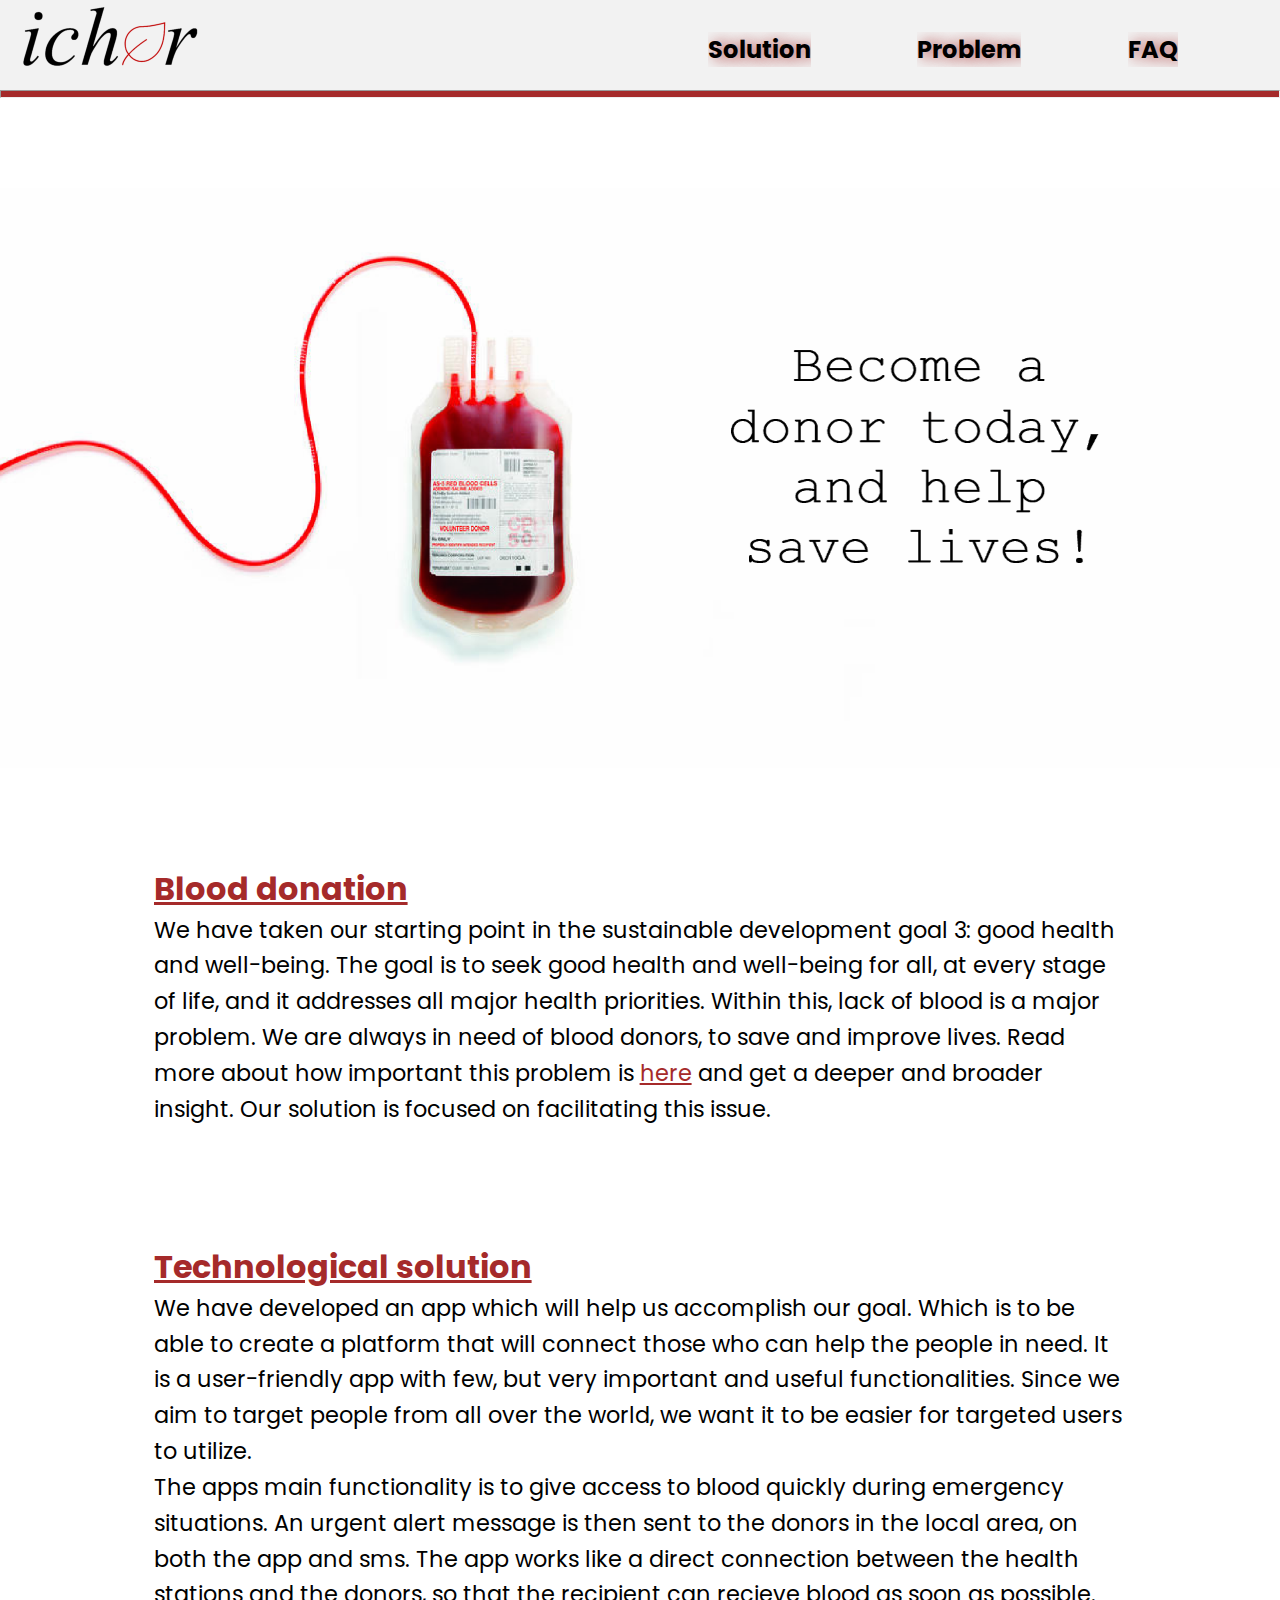
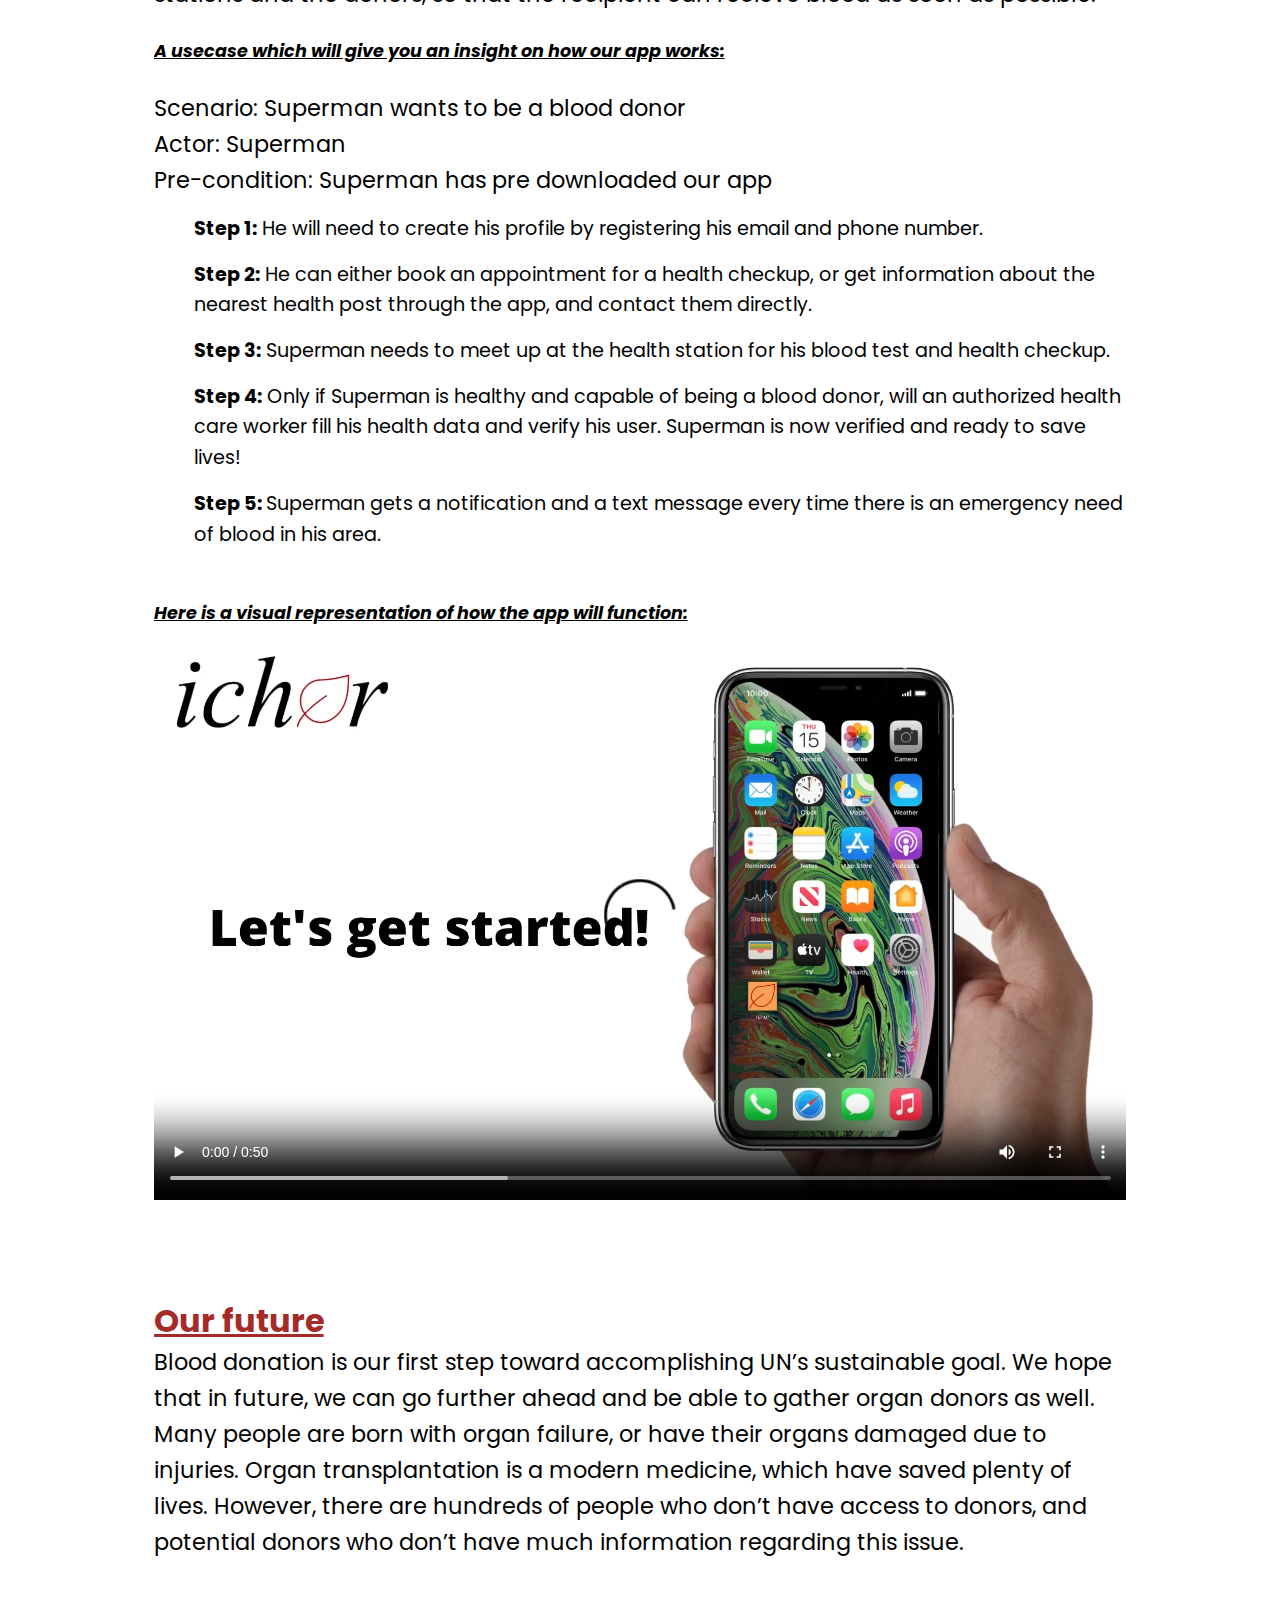
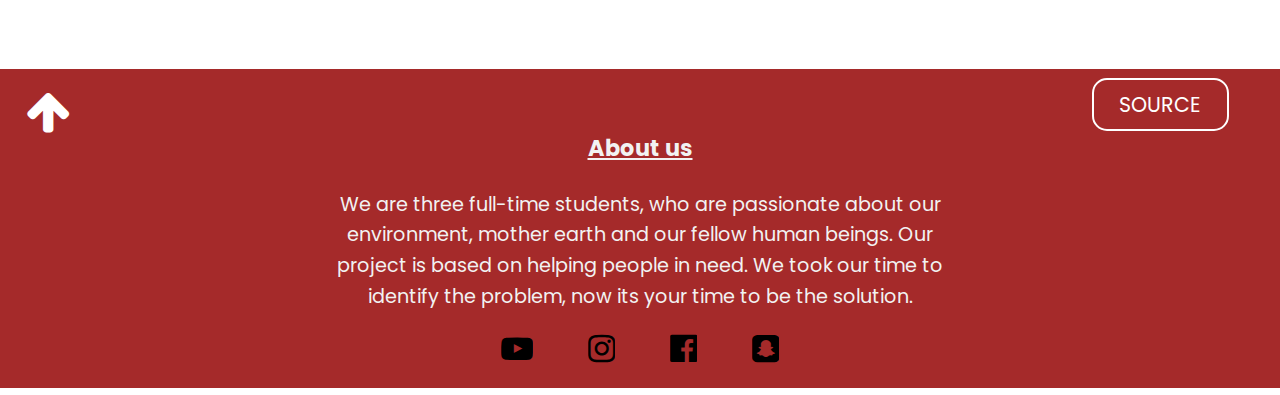
<file: html/index.html>
<!DOCTYPE html>
<html lang="en" dir="ltr">
  <head>
    <meta charset="utf-8">
    <meta name="viewport" content="width=device-width, initial-scale=1.0">
    <link rel="stylesheet" type="text/css" href="../css/style.css">
    <link rel="preconnect" href="https://fonts.googleapis.com">
<link rel="preconnect" href="https://fonts.gstatic.com" crossorigin>
<link href="https://fonts.googleapis.com/css2?family=Poppins:wght@300&display=swap" rel="stylesheet">
    <link rel="stylesheet" href="https://cdnjs.cloudflare.com/ajax/libs/font-awesome/4.7.0/css/font-awesome.min.css">
    <title>ichor</title>
    <link rel="icon" type="image/png" href=../images/favicon.ichor.png>
  </head>
  <body>
    <!--HEADER-->
    <header>
     <!--DESKTOP HEADER START-->
     <div class="desktop">
       <!--LOGO-->

       <!--LOGO END-->

       <!--NAVBAR LINKS START-->
       <nav>
         <div class="logo">
           <a href="index.html">
             <img src="../images/index/ichor.logo1.png" alt="logo">
           </a>
         </div>
         <ul>
           <li> <a href="index.html">Solution</a> </li>
           <li> <a href="problem.html">Problem</a> </li>
           <li> <a href="faq.html">FAQ</a> </li>
         </ul>
       </nav>
       <!--NAVBAR LINKS END-->
     </div>
     <!--DESKTOP HEADER END-->

     <!--MOBILE HEADER START-->
     <div class="mobilhead">
       <!--HAMURGER ICON START-->
       <a href="#main-menu" id="main-menu-toggle" class="menu-toggle" title="hamburgermenu-toogle">
         <span class="fa fa-bars"></span>
       </a>
        <div class="logo">
          <a href="index.html">
            <img src="../images/index/ichor.logo1.png" alt="logo">
          </a>
        </div>

        <nav id="main-menu" class="main-menu" >
          <a href="#main-menu-toggle" id="main-menu-close" class="menu-close" title="close-icon">
            <span class="fa fa-close"></span>
          </a>
          <div class="logo">
            <a href="index.html">
              <img src="../images/index/ichor.logo1.png" alt="logo">
            </a>
          </div>
          <ul>
            <li> <a href="index.html">Solution</a> </li>
            <li> <a href="problem.html">Problem</a> </li>
            <li> <a href="faq.html">FAQ</a> </li>
            <li class="close">
              <a href="#main-menu-toggle" class="backdrop" tabindex="0">
                <button type="button" name="button" tabindex="-1">Close</button> </a>
            </li>
         </ul>
       </nav>
       <hr>
       <a href="#main-menu-toggle" class="backdrop" tabindex="-1" title="backdrop"></a>
       <!--HAMRBURGER ICON END-->
    </div>
    <!--MOBILE HEADER END-->
  </header>
  <!-- END HEADER -->
<hr>
<div class="showcase">
    <img src="../images/index/bloood.png" alt="Showcase picture of a bloodbag
                with our slogan: Become a donor today, and help save lives!">
</div>

<div class="body">
<h1>
Blood donation
</h1>
<p>
We have taken our starting point in the sustainable development goal 3:
good health and well-being. The goal is to seek good health and well-being
for all, at every stage of life, and it addresses all major health priorities.
Within this, lack of blood is a major problem. We are always in need of blood
donors, to save and improve lives. Read more about how important this
problem is <a href="problem.html" title="Problem"> here</a>
and get a deeper and broader insight. Our solution is focused on facilitating this issue.
</p>

<br>

<h1 id="solution">
Technological solution
</h1>

<p>
We have developed an app which will help us accomplish our goal. Which is to
be able to create a platform that will connect those who can help the people
in need. It is a user-friendly app with few, but very important and useful
functionalities. Since we aim to target people from all over the world, we
want it to be easier for targeted users to utilize.

<br>
The apps main functionality is to give access to blood quickly during emergency
situations. An urgent alert message is then sent to the donors in the local
area, on both the app and sms.  The app works like a direct connection between
the health stations and the donors, so that the recipient can recieve blood as
soon as possible.
</p>
<br>
<h3>
A usecase which will give you an insight on how our app works:
</h3>
<p>Scenario: Superman wants to be a blood donor <br>
Actor: Superman <br>
Pre-condition: Superman has pre downloaded our app
</p>
<ul>
  <li>
    <strong>Step 1:</strong> He will need to create his profile by registering his email and phone number.
  </li>
  <li>
  <strong>Step 2:</strong> He can either book an appointment for a health checkup, or get
  information about the nearest health post through the app, and contact them directly.
  </li>
  <li>
    <strong>Step 3:</strong> Superman needs to meet up at the health station for his blood test and health checkup.
  </li>
  <li>
    <strong>Step 4:</strong> Only if Superman is healthy and capable of being a blood donor,
    will an authorized health care worker fill his health data and verify his user.
     Superman is now verified and ready to save lives!
  </li>
  <li>
    <strong>Step 5: </strong>Superman gets a notification and a text message every time there is an emergency need of blood in his area.
  </li>
</ul>
<br>
<br>
<h3>Here is a visual representation of how the app will function:</h3>
<video controls>
    <source src="../images/index/appvideo.mp4" type="video/mp4" alt="Video that visually represents our application">
</video>

<h1>Our future </h2>
<p>Blood donation is our first step toward accomplishing UN’s sustainable goal.
  We hope that in future, we can go further ahead and be able to gather organ
  donors as well. Many people are born with organ failure, or have their organs
  damaged due to injuries. Organ transplantation is a modern medicine, which
  have saved plenty of lives. However, there are hundreds of people who don’t
  have access to donors, and potential donors who don’t have much information
  regarding this issue. </p>
</div>

    <!---FOOTER----->
    <footer>
      <div class="foottop">
        <!--ARROW-->
        <div class="arrow">
          <a  href="#" title="back to top arrow"><i class="fa fa-arrow-up" alt="Back to the top arrow icon pointing upwards" aria-hidden="true"></i></a>
        </div>
        <!--END ARROW-->

        <!--SOURCE-->
        <div class="footlink">
          <a href="sources.html" alt="Source button to acsess all the sources used
          on the website" title="source">
            <button>SOURCE</button>
          </a>
        </div>
        <!--END SOURCE-->

    </div>


    <!--ABOUT US-->
      <div class="about">
        <h3>About us</h3>
        <br>
        <p>We are three full-time students, who are passionate about our
          environment, mother earth and our fellow human beings. Our project
           is based on helping people in need. We took our time to identify
           the problem, now its your time to be the solution. </p>
      </div>
      <!--END ABOUT US-->
        <!--SOCIAL MEDIA ICONS-->
        <div class="smicons">
          <a href="https://www.youtube.com" target="_blank" title="youtube">
            <i class="fa fa-youtube-play" alt="black youtube logo icon"
               aria-hidden="true"></i></a>
          <a href="https://www.instagram.com" target="_blank" title="instagram">
            <i class="fa fa-instagram" alt="black instagram logo icon"
                aria-hidden="true"></i></a>
          <a href="https://www.facebook.com" target="_blank" title="facebook">
            <i class="fa fa-facebook-official" alt="black facebook logo icon"
                aria-hidden="true"></i></a>
          <a href="https://www.snapchat.com" target="_blank" title="snapchat">
            <i class="fa fa-snapchat-square" alt="black snapchat logo icon"
              aria-hidden="true"></i></a>
        </div>
        <!--END SOCIAL MEDIA ICONS-->
      </footer>
      <!---END FOOTER----->
  </body>
</html>
</file>
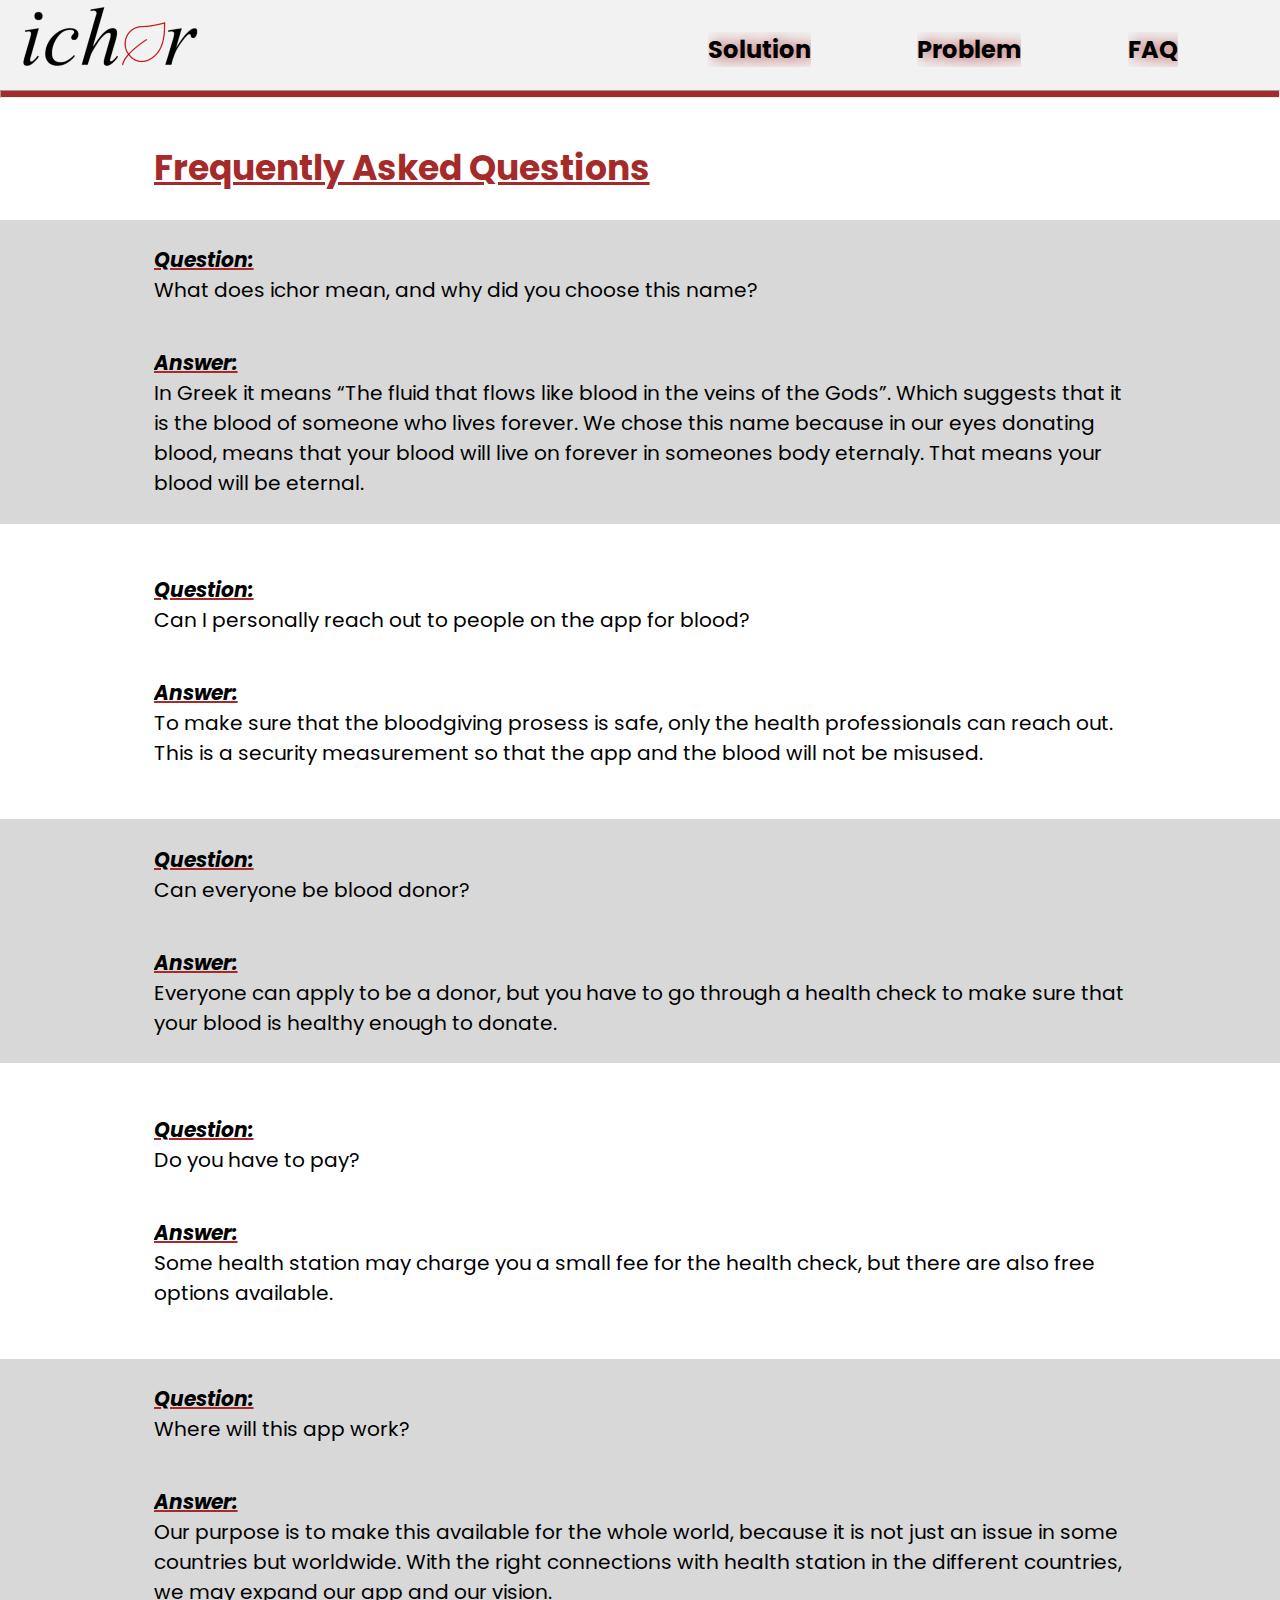
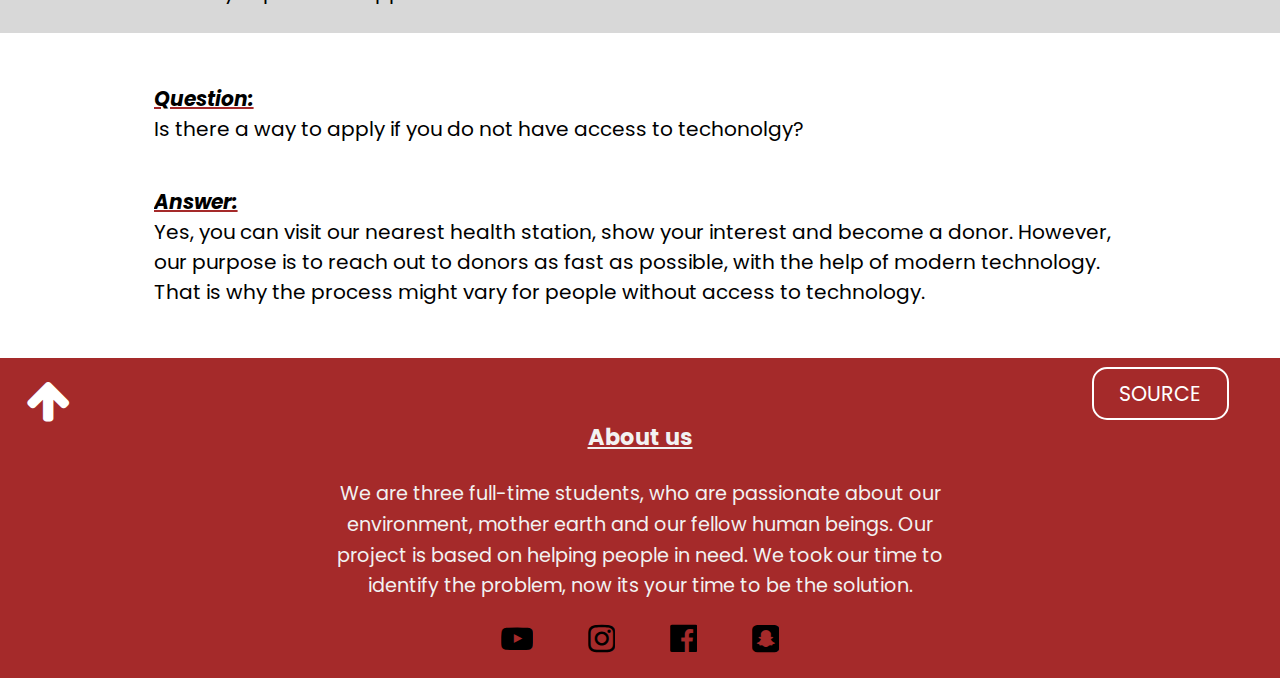
<file: html/faq.html>
<!DOCTYPE html>
<html lang="en" dir="ltr">
  <head>
    <meta charset="utf-8">
    <meta name="viewport" content="width=device-width, initial-scale=1.0">
    <link rel="stylesheet" type="text/css" href="../css/faq.css">
    <link rel="preconnect" href="https://fonts.googleapis.com">
    <link rel="preconnect" href="https://fonts.gstatic.com" crossorigin>
    <link href="https://fonts.googleapis.com/css2?family=Poppins:wght@300&display=swap" rel="stylesheet">
    <link rel="stylesheet" href="https://cdnjs.cloudflare.com/ajax/libs/font-awesome/4.7.0/css/font-awesome.min.css">
    <title>Frequently Asked Questions</title>
    <link rel="icon" type="image/png" href=../images/favicon.ichor.png>
  </head>
  <body>
    <!--HEADER-->
    <header>
     <!--DESKTOP HEADER START-->
     <div class="desktop">
       <!--NAVBAR LINKS START-->
       <nav>
         <!--LOGO-->
         <div class="logo">
           <a href="index.html">
             <img src="../images/index/ichor.logo1.png" alt="logo">
           </a>
         </div>
         <!--LOGO END-->
         <ul>
           <li> <a href="index.html">Solution</a> </li>
           <li> <a href="problem.html">Problem</a> </li>
           <li> <a href="faq.html">FAQ</a> </li>
         </ul>
       </nav>
       <!--NAVBAR LINKS END-->
     </div>
     <!--DESKTOP HEADER END-->

     <!--MOBILE HEADER START-->
     <div class="mobilhead">
       <!--HAMURGER ICON START-->
       <a href="#main-menu" id="main-menu-toggle" class="menu-toggle" title="hamburgermenu-toogle">
         <span class="fa fa-bars"></span>
       </a>
        <div class="logo">
          <a href="index.html">
            <img src="../images/index/ichor.logo1.png" alt="logo">
          </a>
        </div>

        <nav id="main-menu" class="main-menu" >
          <a href="#main-menu-toggle" id="main-menu-close" class="menu-close" title="close-icon">
            <span class="fa fa-close"></span>
          </a>
          <div class="logo">
            <a href="index.html">
              <img src="../images/index/ichor.logo1.png" alt="logo">
            </a>
          </div>
          <ul>
            <li> <a href="index.html">Solution</a> </li>
            <li> <a href="problem.html">Problem</a> </li>
            <li> <a href="faq.html">FAQ</a> </li>
            <li class="close">
              <a href="#main-menu-toggle" class="backdrop" tabindex="0">
                <button type="button" name="button" tabindex="-1">Close</button> </a>
            </li>
         </ul>
       </nav>
       <hr>
       <a href="#main-menu-toggle" class="backdrop" tabindex="-1" title="backdrop"></a>
       <!--HAMRBURGER ICON END-->
    </div>
    <!--MOBILE HEADER END-->
  </header>
  <!-- END HEADER -->
<hr>

  <!--CONTENT START-->
    <div class="content">
      <h1>Frequently Asked Questions</h1>
      <ul class="list1">
        <li><em><b>Question: </b></em><br>What does ichor mean, and why did you choose this name?</li>
        <br>
        <li><em><b>Answer: </b></em><br>In Greek it means “The fluid that flows like blood in the veins of the Gods”.
          Which suggests that it is the blood of someone who lives forever. We chose this name because in our eyes donating blood,
          means that your blood will live on forever in someones body eternaly. That means your blood will be eternal.</li>
      </ul>

      <ul class="list2">
        <li><em><b>Question: </b></em><br>Can I personally reach out to people on the app for blood?</li>
        <br>
        <li><em><b>Answer: </b></em><br>To make sure that the bloodgiving prosess is safe, only the health professionals can reach out.
          This is a security measurement so that the app and the blood will not be misused. </li>
      </ul>

      <ul class="list1">
        <li><em><b>Question: </b></em><br>Can everyone be blood donor?</li>
        <br>
        <li><em><b>Answer: </b></em><br>Everyone can apply to be a donor, but you have to go through a health check to make sure that your blood is healthy enough to donate.</li>
      </ul>

      <ul class="list2">
        <li><em><b>Question: </b></em><br>Do you have to pay?</li>
        <br>
        <li><em><b>Answer: </b></em><br>Some health station may charge you a small fee for the health check, but there are also free options available.</li>
      </ul>

      <ul class="list1">
        <li><em><b>Question: </b></em><br>Where will this app work?</li>
        <br>
        <li><em><b>Answer: </b></em><br>Our purpose is to make this available for the whole world, because it is not just an issue in some countries but worldwide.
          With the right connections with health station in the different countries, we may expand our app and our vision.</li>
      </ul>

      <ul class="list2">
        <li><em><b>Question: </b></em><br>Is there a way to apply if you do not have access to techonolgy?</li>
        <br>
        <li><em><b>Answer: </b></em><br>Yes, you can visit our nearest health station, show your interest and become a donor. However, our purpose is to reach out
          to donors as fast as possible, with the help of modern technology. That is why the process might vary for people without access to technology.</li>
      </ul>
    </div>
    <!--CONTENT END-->


    <!---FOOTER----->
    <footer>
      <div class="foottop">
        <!--ARROW-->
        <div class="arrow">
          <a  href="#" title="back to top arrow"><i class="fa fa-arrow-up" alt="Back to the top arrow icon pointing upwards" aria-hidden="true"></i></a>
        </div>
        <!--END ARROW-->

        <!--SOURCE-->
        <div class="footlink">
          <a href="sources.html" alt="Source button to acsess all the sources used
          on the website" title="source">
            <button>SOURCE</button>
          </a>
        </div>
        <!--END SOURCE-->

    </div>


    <!--ABOUT US-->
      <div class="about">
        <h3>About us</h3>
        <br>
        <p>We are three full-time students, who are passionate about our
          environment, mother earth and our fellow human beings. Our project
           is based on helping people in need. We took our time to identify
           the problem, now its your time to be the solution. </p>
      </div>
      <!--END ABOUT US-->
        <!--SOCIAL MEDIA ICONS-->
        <div class="smicons">
          <a href="https://www.youtube.com" target="_blank" title="youtube">
            <i class="fa fa-youtube-play" alt="black youtube logo icon"
               aria-hidden="true"></i></a>
          <a href="https://www.instagram.com" target="_blank" title="instagram">
            <i class="fa fa-instagram" alt="black instagram logo icon"
                aria-hidden="true"></i></a>
          <a href="https://www.facebook.com" target="_blank" title="facebook">
            <i class="fa fa-facebook-official" alt="black facebook logo icon"
                aria-hidden="true"></i></a>
          <a href="https://www.snapchat.com" target="_blank" title="snapchat">
            <i class="fa fa-snapchat-square" alt="black snapchat logo icon"
              aria-hidden="true"></i></a>
        </div>
        <!--END SOCIAL MEDIA ICONS-->
      </footer>
      <!---END FOOTER----->
  </body>
</html>
</file>
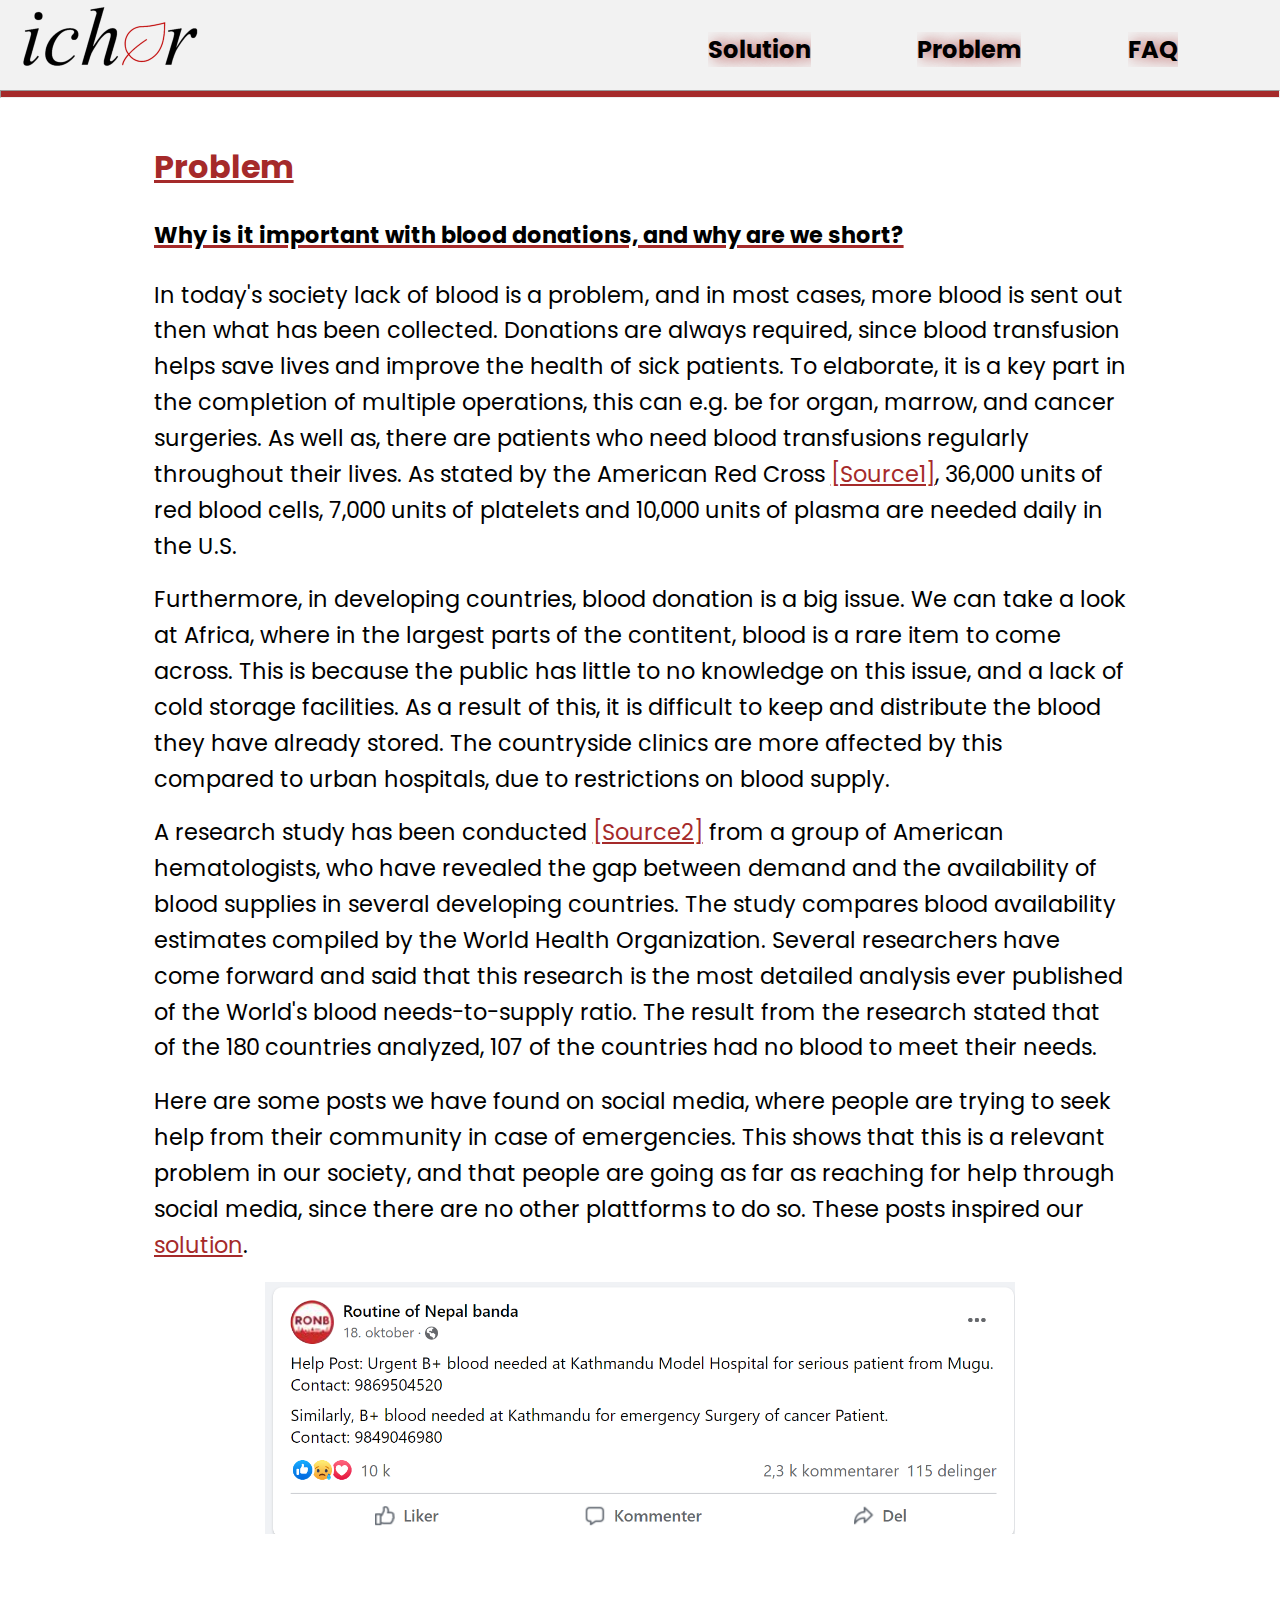
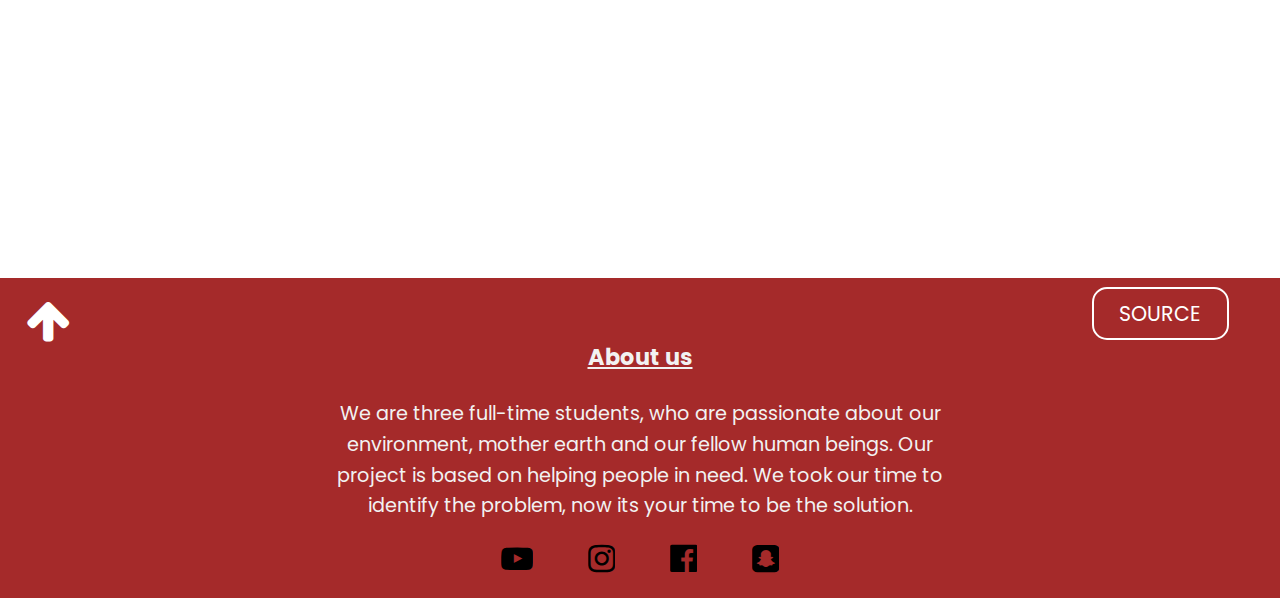
<file: html/problem.html>
<!DOCTYPE html>
<html lang="en" dir="ltr">
  <head>
    <meta charset="utf-8">
    <meta name="viewport" content="width=device-width, initial-scale=1.0">
    <link rel="stylesheet" type="text/css" href="../css/problem.css">
    <link rel="preconnect" href="https://fonts.googleapis.com">
    <link rel="preconnect" href="https://fonts.gstatic.com" crossorigin>
    <link href="https://fonts.googleapis.com/css2?family=Poppins:wght@300&display=swap" rel="stylesheet">
    <link rel="stylesheet" href="https://cdnjs.cloudflare.com/ajax/libs/font-awesome/4.7.0/css/font-awesome.min.css">
    <title>Problem</title>
    <link rel="icon" type="image/png" href=../images/favicon.ichor.png>
  </head>
  <body>
    <!--HEADER-->
    <header>
     <!--DESKTOP HEADER START-->
     <div class="desktop">
       <!--LOGO-->

       <!--LOGO END-->

       <!--NAVBAR LINKS START-->
       <nav>
         <div class="logo">
           <a href="index.html">
             <img src="../images/index/ichor.logo1.png" alt="logo">
           </a>
         </div>
         <ul>
           <li> <a href="index.html">Solution</a> </li>
           <li> <a href="problem.html">Problem</a> </li>
           <li> <a href="faq.html">FAQ</a> </li>
         </ul>
       </nav>
       <!--NAVBAR LINKS END-->
     </div>
     <!--DESKTOP HEADER END-->

     <!--MOBILE HEADER START-->
     <d accesskey=""iv class="mobilhead">
       <!--HAMURGER ICON START-->
        <a href="#main-menu" id="main-menu-toggle" class="menu-toggle" title="hamburgermenu-toogle">
          <span class="fa fa-bars"></span>
        </a>
        <div class="logo">
          <a href="index.html">
            <img src="../images/index/ichor.logo1.png" alt="logo">
          </a>
        </div>

        <nav id="main-menu" class="main-menu" >
          <a href="#main-menu-toggle" id="main-menu-close" class="menu-close" title="close-icon">
            <span class="fa fa-close"></span>
          </a>
          <div class="logo">
            <a href="index.html">
              <img src="../images/index/ichor.logo1.png" alt="logo">
            </a>
          </div>
          <ul>
            <li> <a href="index.html">Solution</a> </li>
            <li> <a href="problem.html">Problem</a> </li>
            <li> <a href="faq.html">FAQ</a> </li>
            <li class="close">
              <a href="#main-menu-toggle" class="backdrop" tabindex="0">
                <button type="button" name="button" tabindex="-1">Close</button> </a>
            </li>
         </ul>
       </nav>
       <hr>
       <a href="#main-menu-toggle" class="backdrop" tabindex="-1" title="backdrop"></a>
       <!--HAMRBURGER ICON END-->
    </div>
    <!--MOBILE HEADER END-->
  </header>
  <!-- END HEADER -->
<hr>
<h1>Problem</h1>
<h2>Why is it important with blood donations, and why are we short?</h2>
     <p>In today's society lack of blood is a problem, and in most cases, more
      blood is sent out then what has been collected. Donations are always required,
      since blood transfusion helps save lives and improve the health of sick patients.
      To elaborate, it is a key part in the completion of multiple operations,
      this can e.g. be for organ, marrow, and cancer surgeries. As well as,
      there are patients who need blood transfusions regularly throughout
      their lives. As stated by the American Red Cross <a href="sources.html">[Source1]</a>,
      36,000 units of red blood cells, 7,000 units of platelets and 10,000
      units of plasma are needed daily in the U.S.  </p>

      <p>Furthermore, in developing countries, blood donation is a big issue.
      We can take a look at Africa, where in the largest parts of the contitent,
      blood is a rare item to come across. This is because the public has little
      to no knowledge on this issue, and a lack of cold storage
      facilities. As a result of this, it is difficult to keep and distribute the
      blood they have already stored. The countryside clinics are more affected by
      this compared to urban hospitals, due to restrictions on blood supply. </p>

      <p>A research study has been conducted <a href="sources.html">[Source2]</a> from a group of
      American hematologists, who have revealed the gap between demand and
      the availability of blood supplies in several developing countries.
      The study compares blood availability estimates compiled by the World
      Health Organization. Several researchers have come forward and said that
      this research is the most detailed analysis ever published of the World's
      blood needs-to-supply ratio. The result from the research stated
      that of the 180 countries analyzed, 107 of the countries had no blood
      to meet their needs. </p>

      <p>Here are some posts we have found on social media, where people
        are trying to seek help from their community in case of emergencies.
        This shows that this is a relevant problem in our society, and that people are
        going as far as reaching for help through social media, since there are no other plattforms to do so.
        These posts inspired our <a href="index.html#solution">solution</a>.</p>



      <div class="container">
      <div class="main" id="main">
          <div id="slideshow">
            <figure>
              <img src="../images/problem/BloodPost_1.png" alt="Post from facebook
              asking for donors with B+ bloodtype. Its for a emergency surgery for a
              cancer patient in Khatmandu Model hospital in Nepal. Date 18. oktober 2021">
              <img src="../images/problem/BloodPost_2.png" alt="Post from facebook asking for
              urgent donors with B- bloodtype for a patient in Dehli, India.
              Date 20. november 2020">
              <img src="../images/problem/BloodPost_3.png" alt="Post from facebook asking
              for urgent donors with O+ bloodtype for a surgery in North east hospital south surma.
              Date 19. Oktober 2021">
              <img src="../images/problem/BloodPost_4.5.png" alt="Post from facebook asking for
              universal donors with bloodtype O, after a tradegy at their parade in ozaukee county.">
              <img src="../images/problem/BloodPost_1.png" alt="Post from facebook
              asking for donors with B+ bloodtype. Its for a emergency surgery for a
              cancer patient in Khatmandu Model hospital in Nepal. Date 18. oktober 2021">
            </figure>
          </div>

      </div>
    </div>





        <!---FOOTER----->
        <footer>
          <div class="foottop">
            <!--ARROW-->
            <div class="arrow">
              <a  href="#" title="back to top arrow"><i class="fa fa-arrow-up" alt="Back to the top arrow icon pointing upwards" aria-hidden="true"></i></a>
            </div>
            <!--END ARROW-->

            <!--SOURCE-->
            <div class="footlink">
              <a href="sources.html" alt="Source button to acsess all the sources used
              on the website" title="source">
                <button>SOURCE</button>
              </a>
            </div>
            <!--END SOURCE-->

        </div>


        <!--ABOUT US-->
          <div class="about">
            <h3>About us</h3>
            <br>
            <p>We are three full-time students, who are passionate about our
              environment, mother earth and our fellow human beings. Our project
               is based on helping people in need. We took our time to identify
               the problem, now its your time to be the solution. </p>
          </div>
          <!--END ABOUT US-->
            <!--SOCIAL MEDIA ICONS-->
            <div class="smicons">
              <a href="https://www.youtube.com" target="_blank" title="youtube">
                <i class="fa fa-youtube-play" alt="black youtube logo icon"
                   aria-hidden="true"></i></a>
              <a href="https://www.instagram.com" target="_blank" title="instagram">
                <i class="fa fa-instagram" alt="black instagram logo icon"
                    aria-hidden="true"></i></a>
              <a href="https://www.facebook.com" target="_blank" title="facebook">
                <i class="fa fa-facebook-official" alt="black facebook logo icon"
                    aria-hidden="true"></i></a>
              <a href="https://www.snapchat.com" target="_blank" title="snapchat">
                <i class="fa fa-snapchat-square" alt="black snapchat logo icon"
                  aria-hidden="true"></i></a>
            </div>
            <!--END SOCIAL MEDIA ICONS-->
          </footer>
          <!---END FOOTER----->
  </body>
</html>
</file>
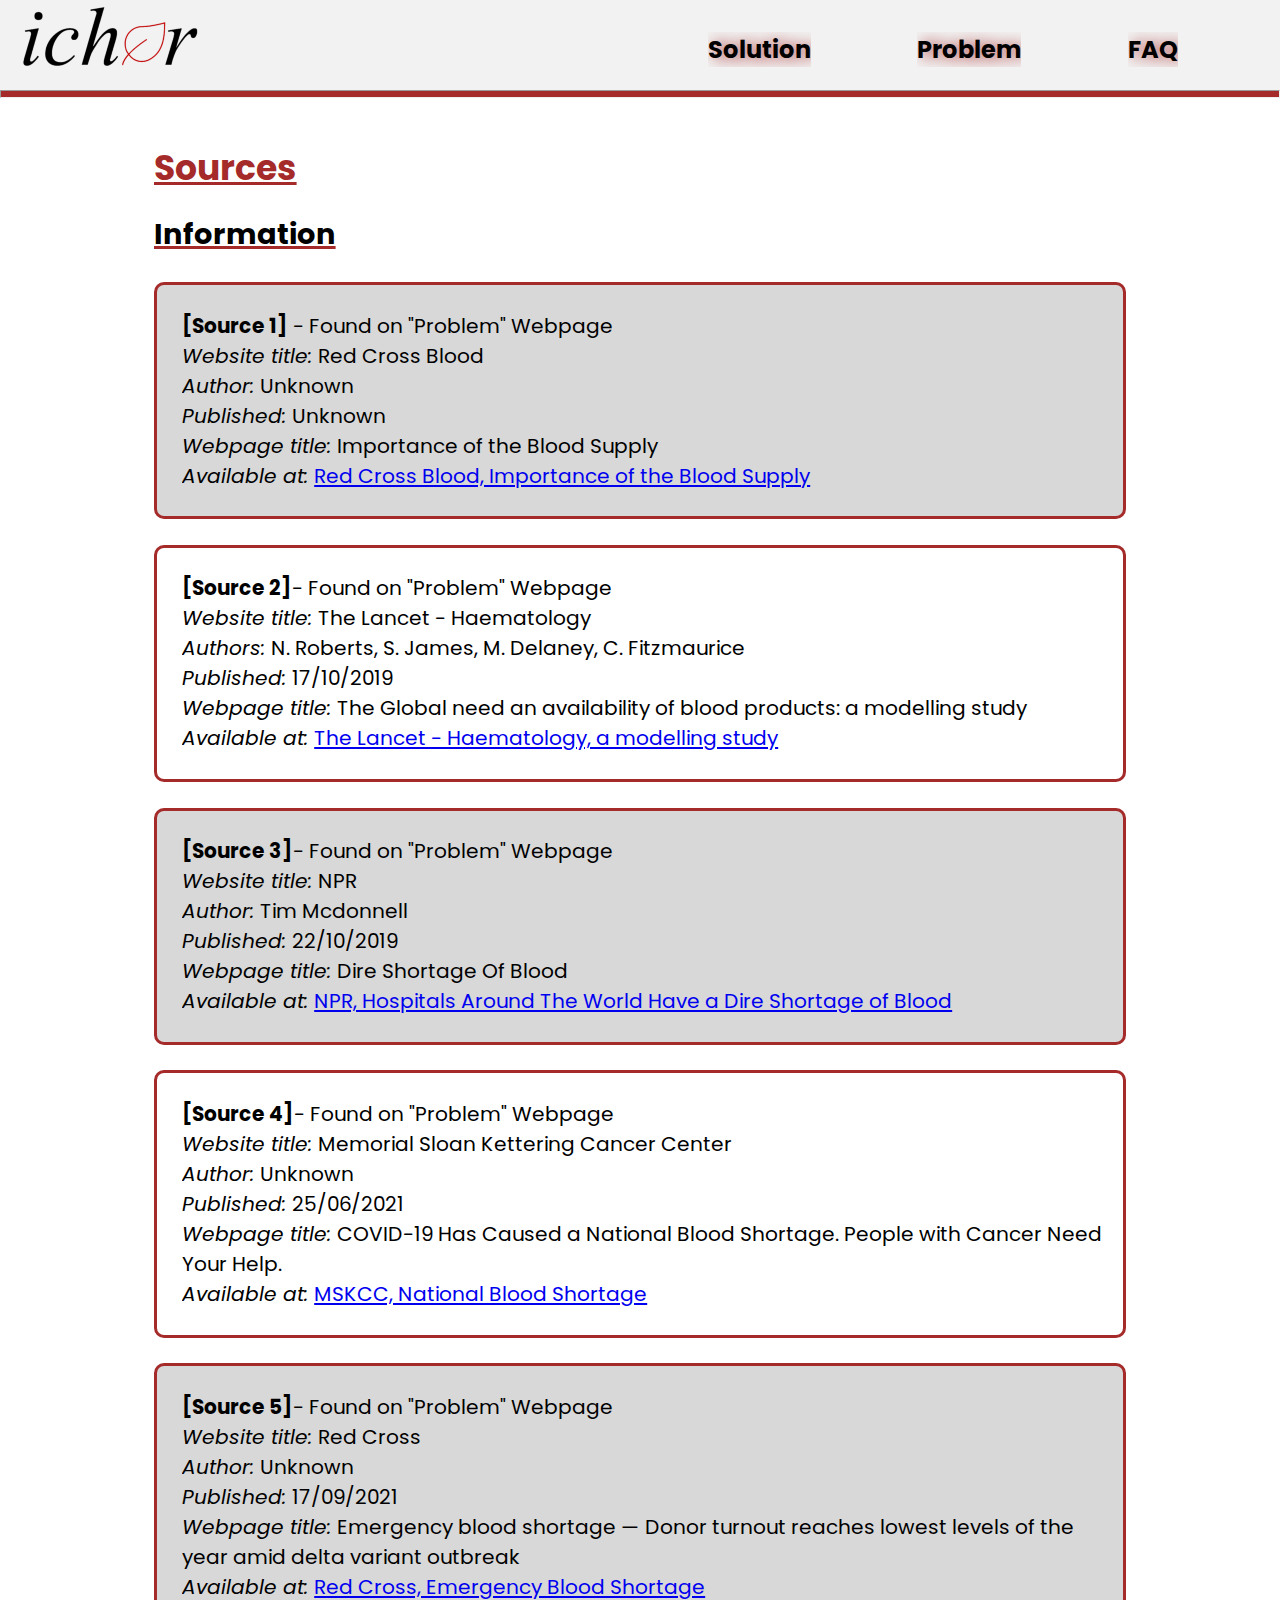
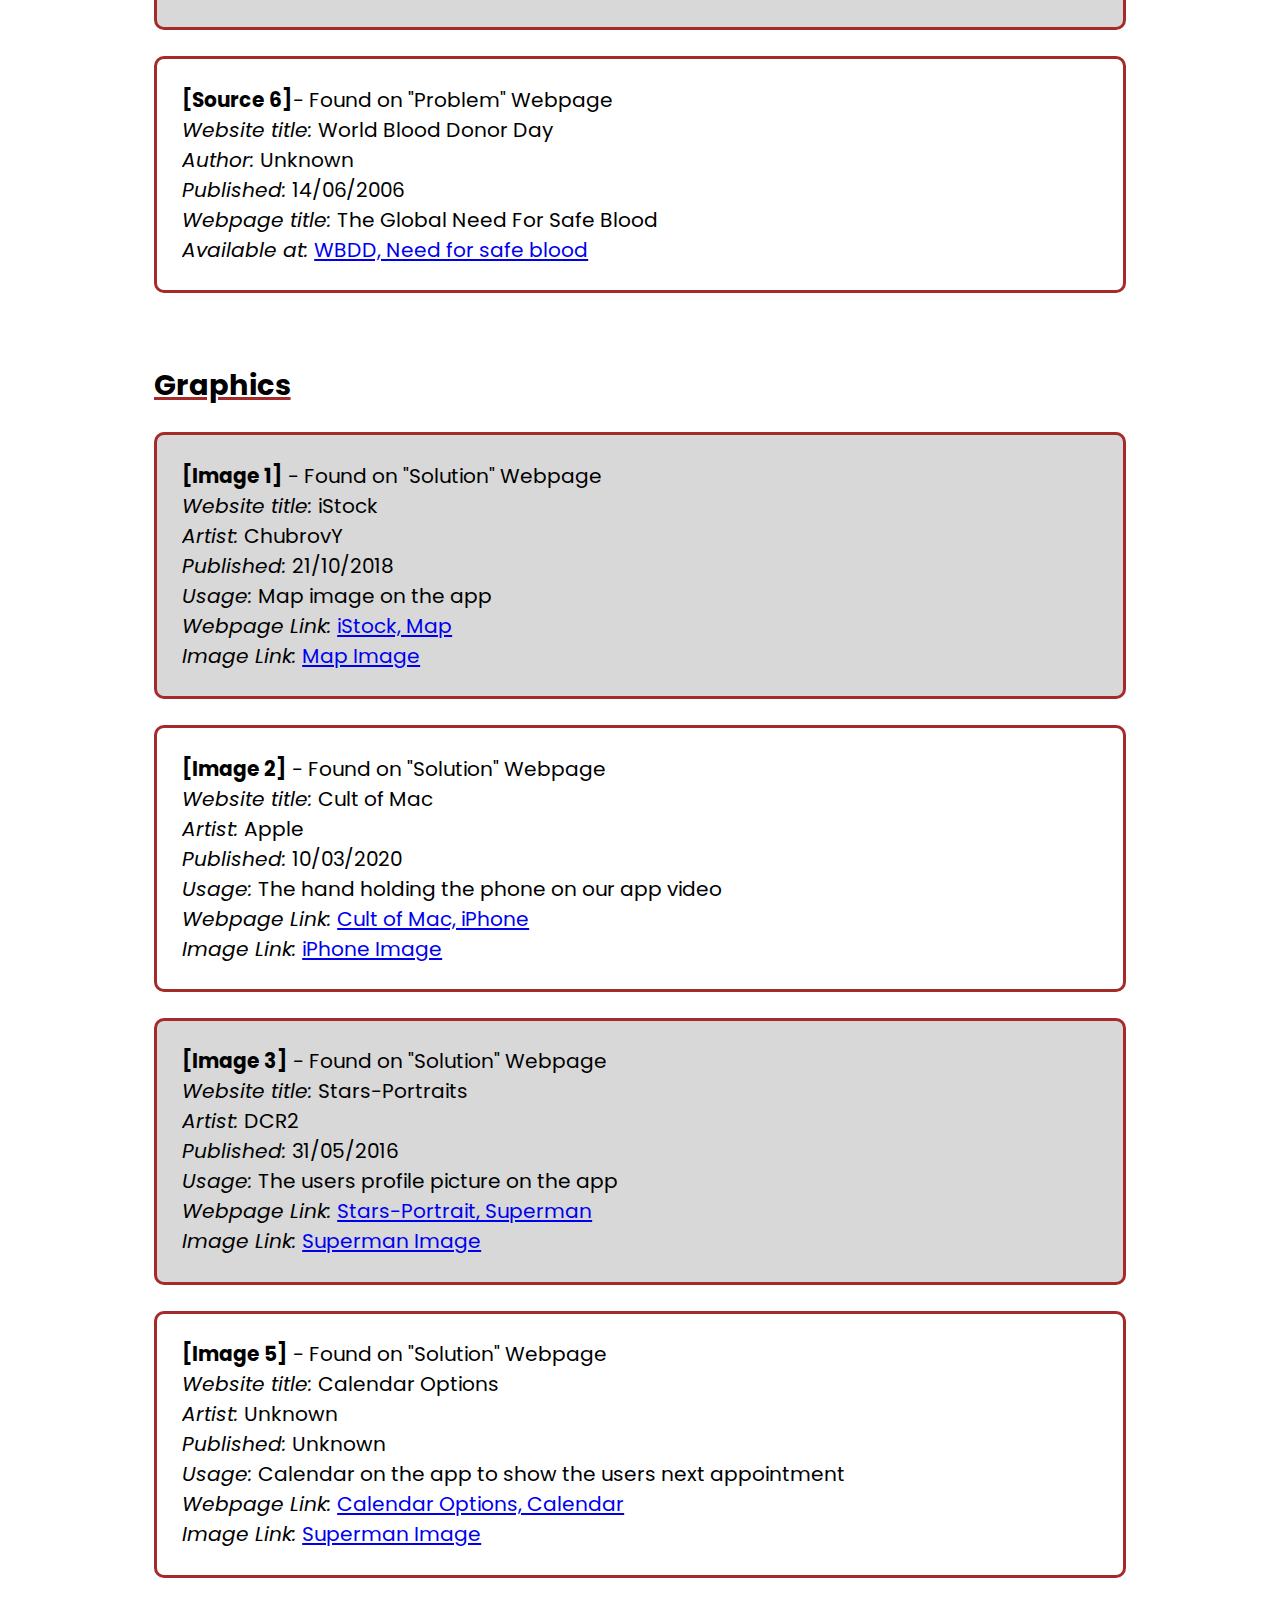
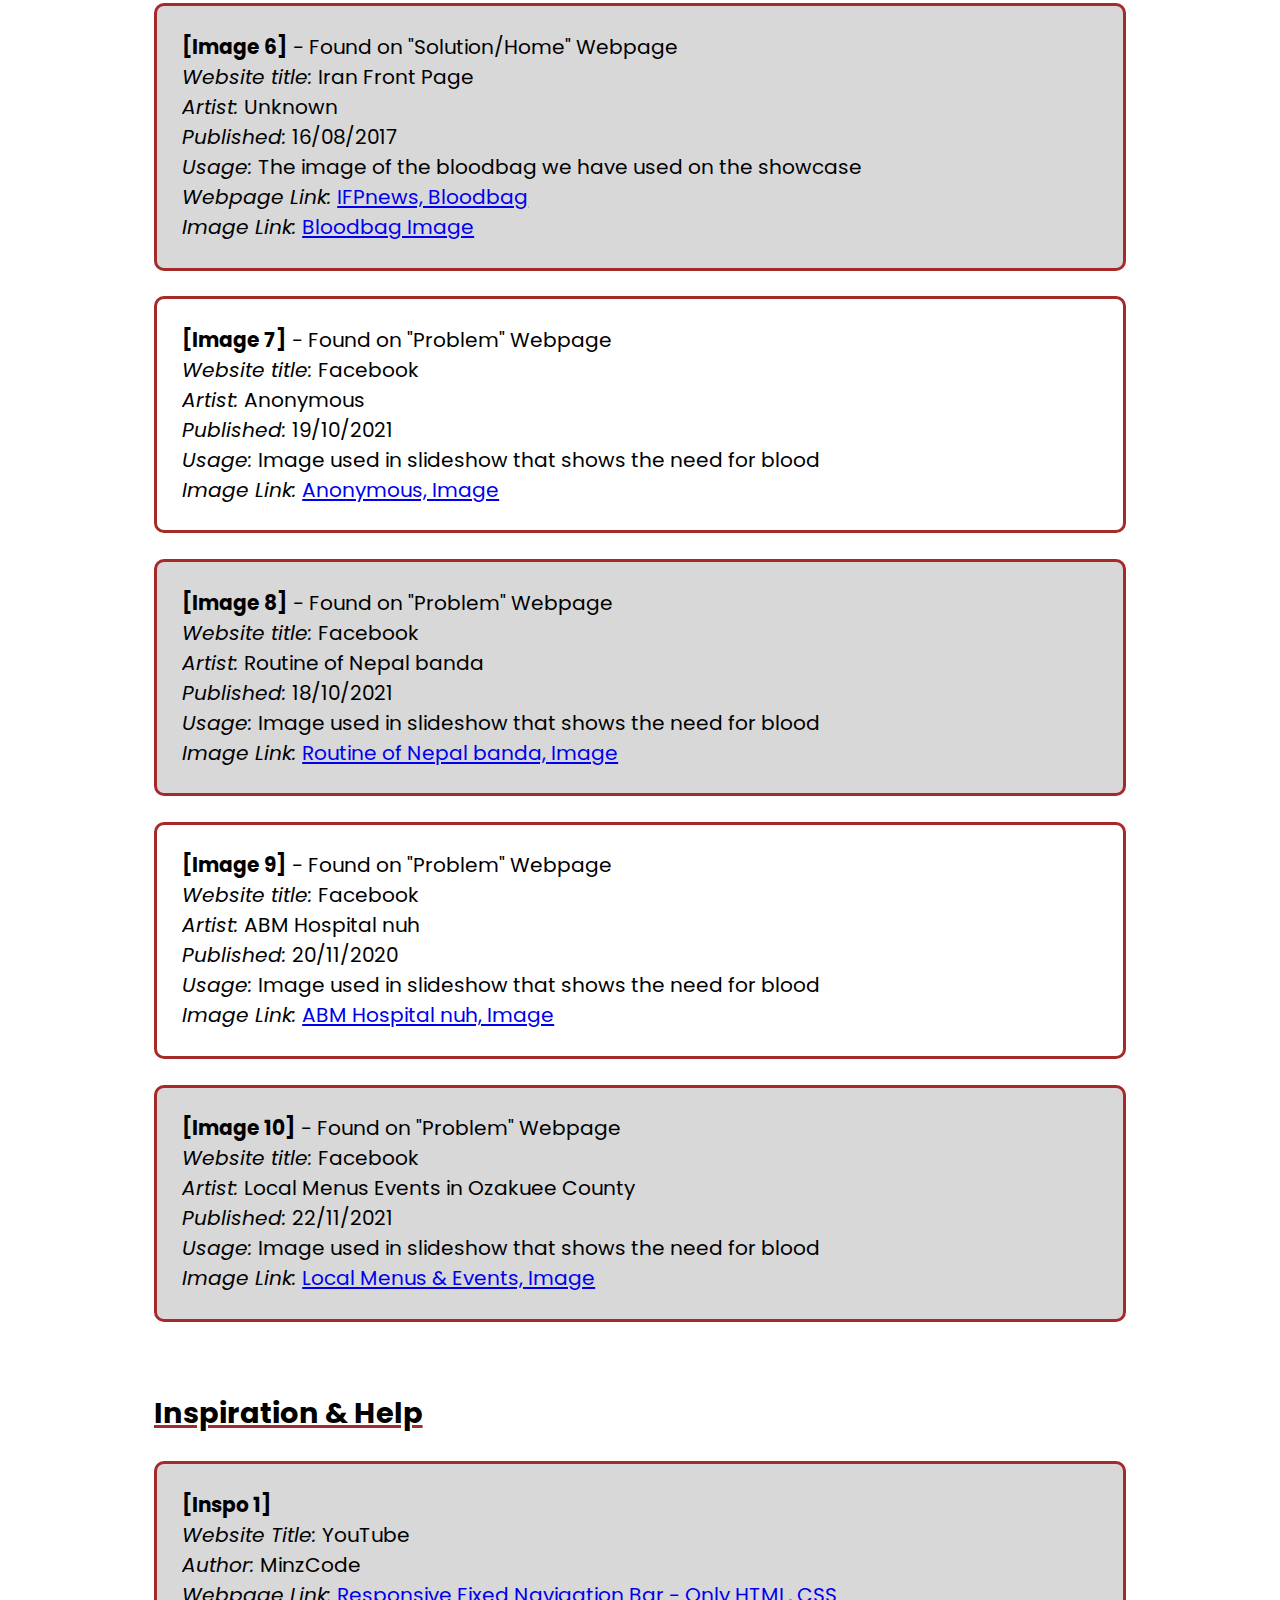
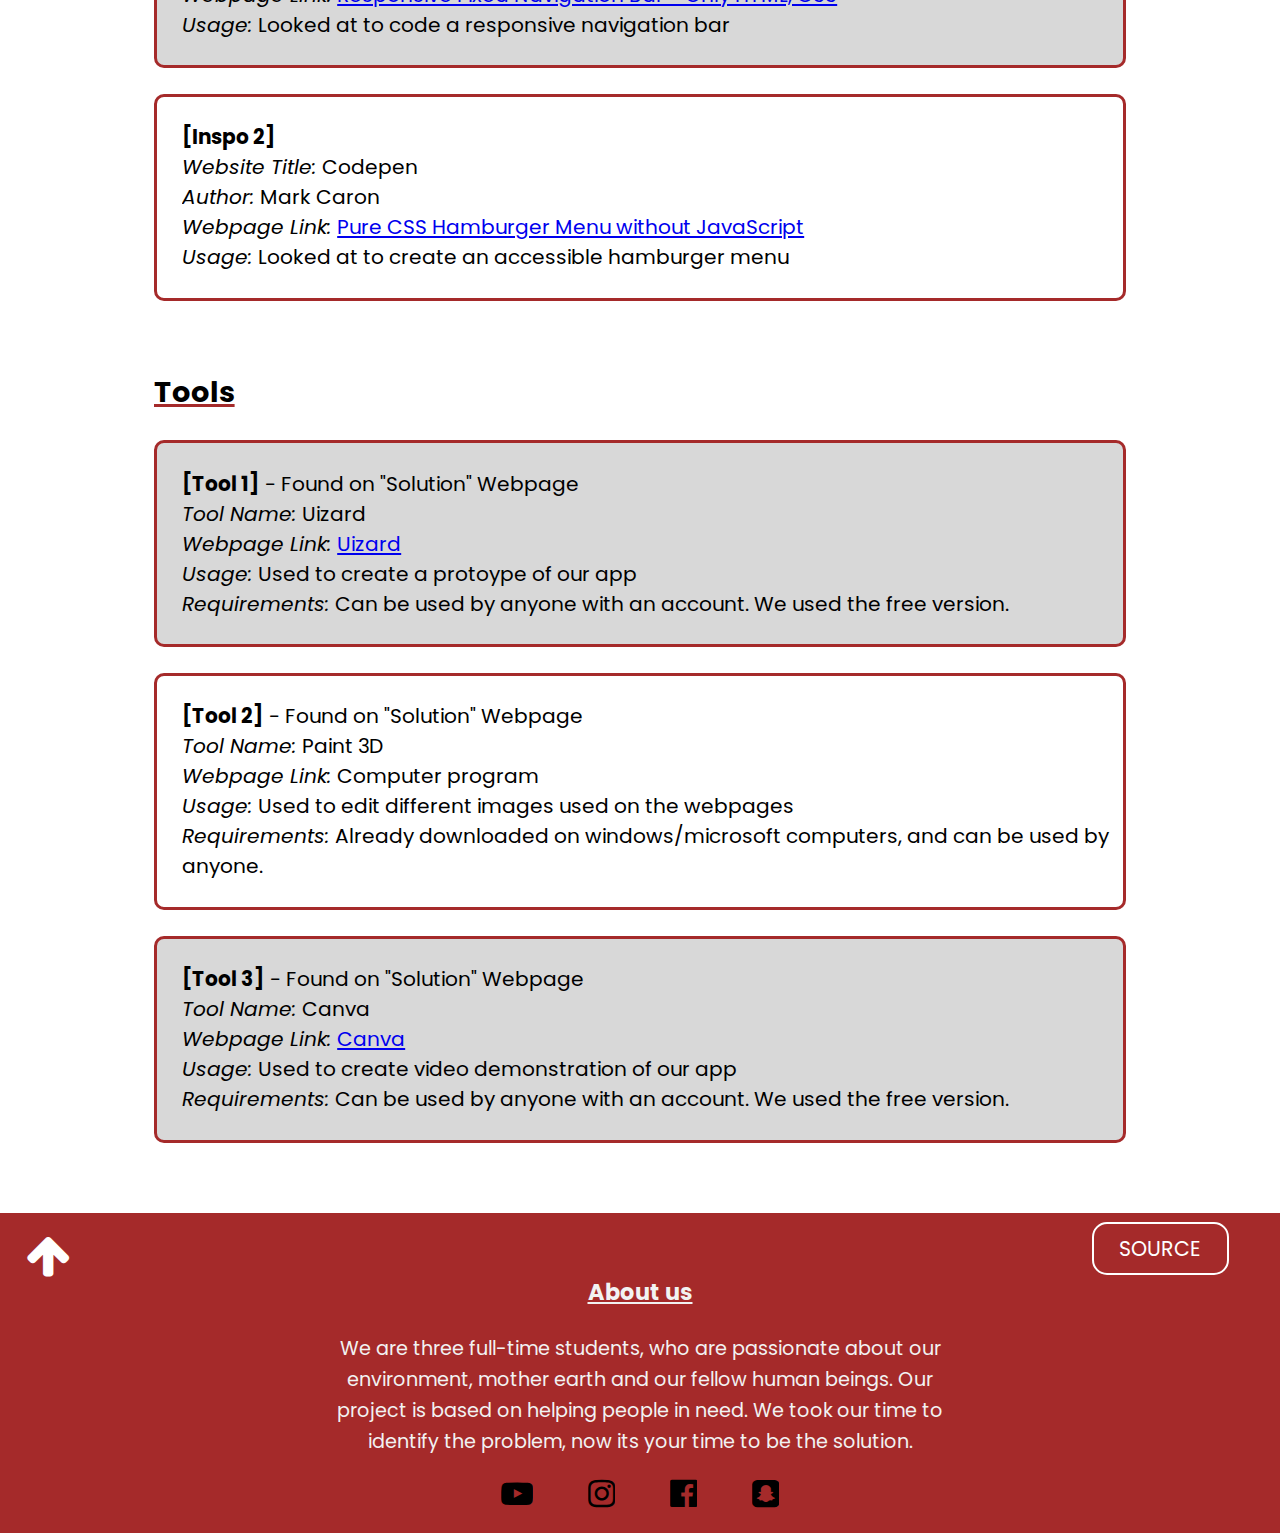
<file: html/sources.html>
<!DOCTYPE html>
<html lang="en" dir="ltr">
  <head>
    <meta charset="utf-8">
    <meta name="viewport" content="width=device-width, initial-scale=1.0">
    <link rel="stylesheet" type="text/css" href="../css/sources.css">
    <link rel="preconnect" href="https://fonts.googleapis.com">
    <link rel="preconnect" href="https://fonts.gstatic.com" crossorigin>
    <link href="https://fonts.googleapis.com/css2?family=Poppins:wght@300&display=swap" rel="stylesheet">
    <link rel="stylesheet" href="https://cdnjs.cloudflare.com/ajax/libs/font-awesome/4.7.0/css/font-awesome.min.css">
    <title>Sources</title>
    <link rel="icon" type="image/png" href=../images/favicon.ichor.png>
  </head>
  <body>
    <!--HEADER-->
    <header>
     <!--DESKTOP HEADER START-->
     <div class="desktop">
       <!--LOGO-->

       <!--LOGO END-->

       <!--NAVBAR LINKS START-->
       <nav>
         <div class="logo">
           <a href="index.html">
             <img src="../images/index/ichor.logo1.png" alt="logo">
           </a>
         </div>
         <ul>
           <li> <a href="index.html">Solution</a> </li>
           <li> <a href="problem.html">Problem</a> </li>
           <li> <a href="faq.html">FAQ</a> </li>
         </ul>
       </nav>
       <!--NAVBAR LINKS END-->
     </div>
     <!--DESKTOP HEADER END-->

     <!--MOBILE HEADER START-->
     <div class="mobilhead">
       <!--HAMURGER ICON START-->
        <a href="#main-menu" id="main-menu-toggle" class="menu-toggle" title="hamburgermenu-toogle">
          <span class="fa fa-bars"></span>
        </a>
        <div class="logo">
          <a href="index.html">
            <img src="../images/index/ichor.logo1.png" alt="logo">
          </a>
        </div>

        <nav id="main-menu" class="main-menu" >
          <a href="#main-menu-toggle" id="main-menu-close" class="menu-close" title="close-icon">
            <span class="fa fa-close"></span>
          </a>
          <div class="logo">
            <a href="index.html">
              <img src="../images/index/ichor.logo1.png" alt="logo">
            </a>
          </div>
          <ul>
            <li> <a href="index.html">Solution</a> </li>
            <li> <a href="problem.html">Problem</a> </li>
            <li> <a href="faq.html">FAQ</a> </li>
            <li class="close">
              <a href="#main-menu-toggle" class="backdrop" tabindex="0">
                <button type="button" name="button" tabindex="-1">Close</button> </a>
            </li>
         </ul>
       </nav>
       <hr>
       <a href="#main-menu-toggle" class="backdrop" tabindex="-1" title="backdrop"></a>
       <!--HAMRBURGER ICON END-->
    </div>
    <!--MOBILE HEADER END-->
  </header>
  <!-- END HEADER -->
<hr>
<!--CONTENT START-->
<div class="content">
  <h1>Sources</h1>
  <!--INFORMATION SOURCES START-->
  <div  class="sourcebox">
    <h2>Information</h2>
    <ul class="list1">
      <li > <b>[Source 1]</b> - Found on "Problem" Webpage </li>
      <li> <em> Website title: </em>Red Cross Blood </li>
      <li> <em> Author: </em>Unknown </li>
      <li> <em> Published: </em>Unknown </li>
      <li> <em> Webpage title: </em>Importance of the Blood Supply </li>
      <li> <em> Available at: </em><a href="https://www.redcrossblood.org/donate-blood/how-to-donate/how-blood-donations-help/blood-needs-blood-supply.html" target="_blank">Red Cross Blood, Importance of the Blood Supply</a> </li>
    </ul>


    <ul class="list2">
      <li> <b>[Source 2]</b>- Found on "Problem" Webpage</li>
      <li> <em> Website title: </em>The Lancet - Haematology </li>
      <li> <em> Authors: </em>N. Roberts, S. James, M. Delaney, C. Fitzmaurice </li>
      <li> <em> Published: </em>17/10/2019 </li>
      <li> <em> Webpage title: </em> The Global need an availability of blood products: a modelling study</li>
      <li> <em> Available at: </em><a href="https://www.thelancet.com/journals/lanhae/article/PIIS2352-3026(19)30200-5/fulltext" target="_blank">The Lancet - Haematology, a modelling study</a></li>
    </ul>

    <ul class="list1">
      <li> <b>[Source 3]</b>- Found on "Problem" Webpage</li>
      <li> <em> Website title: </em>NPR</li>
      <li> <em> Author: </em>Tim Mcdonnell</li>
      <li> <em> Published: </em>22/10/2019 </li>
      <li> <em> Webpage title: </em>Dire Shortage Of Blood </li>
      <li> <em> Available at: </em><a href="https://www.npr.org/sections/goatsandsoda/2019/10/22/772258116/hospitals-around-the-world-have-a-dire-shortage-of-blood?t=1637926937229" target="_blank">NPR, Hospitals Around The World Have a Dire Shortage of Blood</a></li>
    </ul>

    <ul class="list2">
      <li> <b>[Source 4]</b>- Found on "Problem" Webpage</li>
      <li> <em> Website title: </em>Memorial Sloan Kettering Cancer Center </li>
      <li> <em> Author: </em>Unknown </li>
      <li> <em> Published: </em>25/06/2021 </li>
      <li> <em> Webpage title: </em>COVID-19 Has Caused a National Blood Shortage. People with Cancer Need Your Help. </li>
      <li> <em> Available at: </em><a href="https://www.mskcc.org/news/covid-19-has-caused-national-blood-shortage-people-cancer-need-your-help" target="_blank">MSKCC, National Blood Shortage</a> </li>
    </ul>

    <ul class="list1">
      <li> <b>[Source 5]</b>- Found on "Problem" Webpage</li>
      <li> <em> Website title: </em>Red Cross</li>
      <li> <em> Author: </em>Unknown </li>
      <li> <em> Published: </em>17/09/2021 </li>
      <li> <em> Webpage title: </em>Emergency blood shortage — Donor turnout reaches lowest levels of the year amid delta variant outbreak</li>
      <li> <em> Available at: </em><a href="https://www.redcross.org/about-us/news-and-events/press-release/2021/emergency-blood-shortage-donor-turnout-reaches-lowest-levels.html" target="_blank">Red Cross, Emergency Blood Shortage</a> </li>
    </ul>

    <ul class="list2">
      <li> <b>[Source 6]</b>- Found on "Problem" Webpage</li>
      <li> <em> Website title: </em>World Blood Donor Day</li>
      <li> <em> Author: </em>Unknown </li>
      <li> <em> Published: </em>14/06/2006 </li>
      <li> <em> Webpage title: </em>The Global Need For Safe Blood</li>
      <li> <em> Available at: </em><a href="https://www.who.int/worldblooddonorday/campaignkit/WBDD_GlobalNeed_English.pdf" target="_blank">WBDD, Need for safe blood</a> </li>
    </ul>
  </div>
  <!--INFORMATION SOURCES END-->

  <!--GRAPHICS SOURCES START-->
  <div  class="sourcebox">
    <h2>Graphics</h2>
    <ul class="list1">
      <li> <b>[Image 1]</b> - Found on "Solution" Webpage </li>
      <li> <em> Website title: </em>iStock </li>
      <li> <em> Artist: </em>ChubrovY</li>
      <li> <em> Published: </em>21/10/2018</li>
      <li> <em> Usage: </em>Map image on the app</li>
      <li> <em> Webpage Link: </em><a href="https://www.istockphoto.com/vector/city-map-with-colored-location-markers-gm1057481408-282602080" target="_blank">iStock, Map</a> </li>
      <li> <em> Image Link: </em><a href="https://cdn1.vectorstock.com/i/1000x1000/69/60/city-map-with-colored-location-markers-vector-22506960.jpg" target="_blank">Map Image</a> </li>
    </ul>

    <ul class="list2">
      <li> <b>[Image 2]</b> - Found on "Solution" Webpage </li>
      <li> <em> Website title: </em>Cult of Mac</li>
      <li> <em> Artist: </em>Apple</li>
      <li> <em> Published: </em>10/03/2020</li>
      <li> <em> Usage: </em>The hand holding the phone on our app video</li>
      <li> <em> Webpage Link: </em><a href="https://www.cultofmac.com/690853/ios-14-could-bring-brand-new-home-screen-layout-with-list-view/" target="_blank">Cult of Mac, iPhone</a> </li>
      <li> <em> Image Link: </em><a href="https://www.iphonehacks.com/wp-content/uploads/2017/09/iphone-x-gestures-no-home-button.png" target="_blank">iPhone Image</a> </li>
    </ul>

    <ul class="list1">
      <li> <b>[Image 3]</b> - Found on "Solution" Webpage </li>
      <li> <em> Website title: </em>Stars-Portraits</li>
      <li> <em> Artist: </em>DCR2</li>
      <li> <em> Published: </em>31/05/2016</li>
      <li> <em> Usage: </em>The users profile picture on the app</li>
      <li> <em> Webpage Link: </em><a href="http://www.stars-portraits.com/en/portrait-287088.html" target="_blank">Stars-Portrait, Superman</a> </li>
      <li> <em> Image Link: </em><a href="https://lh3.googleusercontent.com/proxy/Ey7up3AFeIDfxwQB8ieBEMsEz5eFSxgmHNLK3tGycOndjNB2cJPAouL-n7LvV8gDDmockULA-W3Bf-o6nGTtqwKuD2_95EWGhQ6Vy-TvrrOXF36sLdJMm05CcXWxrXnnv6qhs6wyyAQnqfk2lZ_vlo7w " target="_blank">Superman Image</a> </li>
    </ul>

    <ul class="list2">
      <li> <b>[Image 5]</b> - Found on "Solution" Webpage </li>
      <li> <em> Website title: </em>Calendar Options</li>
      <li> <em> Artist: </em>Unknown</li>
      <li> <em> Published: </em>Unknown</li>
      <li> <em> Usage: </em>Calendar on the app to show the users next appointment</li>
      <li> <em> Webpage Link: </em><a href="https://calendaroptions.com/2021-calendar/" target="_blank">Calendar Options, Calendar</a> </li>
      <li> <em> Image Link: </em><a href="https://cdn.calendaroptions.com/images/large/2021-calendar.png" target="_blank">Superman Image</a> </li>
    </ul>

    <ul class="list1">
      <li> <b>[Image 6]</b> - Found on "Solution/Home" Webpage </li>
      <li> <em> Website title: </em>Iran Front Page</li>
      <li> <em> Artist: </em>Unknown</li>
      <li> <em> Published: </em>16/08/2017</li>
      <li> <em> Usage: </em>The image of the bloodbag we have used on the showcase</li>
      <li> <em> Webpage Link: </em><a href="https://ifpnews.com/iran-ready-host-intl-event-mark-world-blood-donor-day" target="_blank">IFPnews, Bloodbag</a> </li>
      <li> <em> Image Link: </em><a href="https://ifpnews.com/wp-content/uploads/2017/08/Blood-Donation.jpg" target="_blank">Bloodbag Image</a> </li>
    </ul>

    <ul class="list2">
      <li> <b>[Image 7]</b> - Found on "Problem" Webpage </li>
      <li> <em> Website title: </em>Facebook</li>
      <li> <em> Artist: </em>Anonymous</li>
      <li> <em> Published: </em>19/10/2021</li>
      <li> <em> Usage: </em>Image used in slideshow that shows the need for blood</li>
      <li> <em> Image Link: </em><a href="https://scontent.fsvg1-1.fna.fbcdn.net/v/t1.15752-9/262071998_1021361198713068_1143631280379805330_n.png?_nc_cat=109&ccb=1-5&_nc_sid=ae9488&_nc_ohc=3nGqZMHswPEAX8c3ofd&_nc_ht=scontent.fsvg1-1.fna&oh=2690696a379172d245aafdbfcbc1171e&oe=61C748B3" target="_blank">Anonymous, Image</a> </li>
    </ul>

    <ul class="list1">
      <li> <b>[Image 8]</b> - Found on "Problem" Webpage </li>
      <li> <em> Website title: </em>Facebook</li>
      <li> <em> Artist: </em>Routine of Nepal banda</li>
      <li> <em> Published: </em>18/10/2021</li>
      <li> <em> Usage: </em>Image used in slideshow that shows the need for blood</li>
      <li> <em> Image Link: </em><a href="https://scontent.fsvg1-1.fna.fbcdn.net/v/t1.15752-9/260966167_290808992966215_2053792065439106514_n.png?_nc_cat=110&ccb=1-5&_nc_sid=ae9488&_nc_ohc=piecx18bGe8AX9XraIy&_nc_ht=scontent.fsvg1-1.fna&oh=f2197e9cdcf6280e601fa878f7ae7c4c&oe=61A36CCE" target="_blank">Routine of Nepal banda, Image</a> </li>
    </ul>

    <ul class="list2">
      <li> <b>[Image 9]</b> - Found on "Problem" Webpage </li>
      <li> <em> Website title: </em>Facebook</li>
      <li> <em> Artist: </em>ABM Hospital nuh</li>
      <li> <em> Published: </em>20/11/2020</li>
      <li> <em> Usage: </em>Image used in slideshow that shows the need for blood</li>
      <li> <em> Image Link: </em><a href="https://scontent.fsvg1-1.fna.fbcdn.net/v/t1.15752-9/261939764_633938117620533_4562077925744137021_n.png?_nc_cat=111&ccb=1-5&_nc_sid=ae9488&_nc_ohc=5AXI_a-z80kAX_younB&_nc_ht=scontent.fsvg1-1.fna&oh=7febbf206d95d1020d7ffb9733faf1f9&oe=61A3526E" target="_blank">ABM Hospital nuh, Image</a> </li>
    </ul>

    <ul class="list1">
      <li> <b>[Image 10]</b> - Found on "Problem" Webpage </li>
      <li> <em> Website title: </em>Facebook</li>
      <li> <em> Artist: </em>Local Menus  Events in Ozakuee County</li>
      <li> <em> Published: </em>22/11/2021</li>
      <li> <em> Usage: </em>Image used in slideshow that shows the need for blood</li>
      <li> <em> Image Link: </em><a href="https://scontent.fsvg1-1.fna.fbcdn.net/v/t1.15752-9/259294785_421224459716030_9179672704248097101_n.jpg?_nc_cat=108&ccb=1-5&_nc_sid=ae9488&_nc_ohc=IgnZdZ6XBmcAX8537uU&_nc_ht=scontent.fsvg1-1.fna&oh=d867808b7ece3f6b2ece98d4b48c9688&oe=61C9A0D0" target="_blank">Local Menus & Events, Image</a> </li>
    </ul>
  </div>
  <!--GRAPHICS SOURCES START-->

  <!--INSPIRATION AND HELP SOURCES START-->
  <div  class="sourcebox">
    <h2>Inspiration & Help</h2>
    <ul class="list1">
      <li> <b>[Inspo 1]</b> </li>
      <li> <em> Website Title: </em> YouTube</li>
      <li> <em> Author: </em>MinzCode </li>
      <li> <em> Webpage Link: </em> <a href=" https://youtu.be/S-JyJCVx_4Y " target="_blank">Responsive Fixed Navigation Bar - Only HTML, CSS</a></li>
      <li> <em> Usage: </em>Looked at to code a responsive navigation bar</li>
    </ul>

    <ul class="list2">
      <li> <b>[Inspo 2]</b> </li>
      <li> <em> Website Title: </em> Codepen</li>
      <li> <em> Author: </em>Mark Caron </li>
      <li> <em> Webpage Link: </em> <a href="https://codepen.io/markcaron/pen/pPZVWO" target="_blank">Pure CSS Hamburger Menu without JavaScript</a></li>
      <li> <em> Usage: </em>Looked at to create an accessible hamburger menu</li>
    </ul>
  </div>
  <!--INSPIRATION AND HELP SOURCES END-->

  <!--TOOLS SOURCES START-->
  <div class="sourcebox">
    <h2>Tools</h2>
    <ul class="list1">
      <li> <b>[Tool 1]</b> - Found on "Solution" Webpage </li>
      <li> <em> Tool Name: </em>Uizard </li>
      <li> <em> Webpage Link: </em> <a href="https://uizard.io/" target="_blank">Uizard</a></li>
      <li> <em> Usage: </em>Used to create a protoype of our app</li>
      <li> <em> Requirements: </em>Can be used by anyone with an account. We used the free version.</li>
    </ul>

    <ul class="list2">
      <li> <b>[Tool 2]</b> - Found on "Solution" Webpage </li>
      <li> <em> Tool Name: </em>Paint 3D</li>
      <li> <em> Webpage Link: </em>Computer program</li>
      <li> <em> Usage: </em>Used to edit different images used on the webpages</li>
      <li> <em> Requirements: </em>Already downloaded on windows/microsoft computers, and can be used by anyone.</li>
    </ul>

    <ul class="list1">
      <li> <b>[Tool 3]</b> - Found on "Solution" Webpage </li>
      <li> <em> Tool Name: </em>Canva </li>
      <li> <em> Webpage Link: </em> <a href="https://www.canva.com/nb_no/" target="_blank">Canva</a></li>
      <li> <em> Usage: </em>Used to create video demonstration of our app</li>
      <li> <em> Requirements: </em>Can be used by anyone with an account. We used the free version.</li>
    </ul>
  </div>
  <!--TOOLS SOURCES ENDS-->
</div>
<!--CONTENT END-->


<!---FOOTER----->
<footer>
  <div class="foottop">
    <!--ARROW-->
    <div class="arrow">
      <a  href="#" title="back to top arrow"><i class="fa fa-arrow-up" alt="Back to the top arrow icon pointing upwards" aria-hidden="true"></i></a>
    </div>
    <!--END ARROW-->

    <!--SOURCE-->
    <div class="footlink">
      <a href="sources.html" alt="Source button to acsess all the sources used
      on the website" title="source">
        <button>SOURCE</button>
      </a>
    </div>
    <!--END SOURCE-->

</div>


<!--ABOUT US-->
  <div class="about">
    <h3>About us</h3>
    <br>
    <p>We are three full-time students, who are passionate about our
      environment, mother earth and our fellow human beings. Our project
       is based on helping people in need. We took our time to identify
       the problem, now its your time to be the solution. </p>
  </div>
  <!--END ABOUT US-->
    <!--SOCIAL MEDIA ICONS-->
    <div class="smicons">
      <a href="https://www.youtube.com" target="_blank" title="youtube">
        <i class="fa fa-youtube-play" alt="black youtube logo icon"
           aria-hidden="true"></i></a>
      <a href="https://www.instagram.com" target="_blank" title="instagram">
        <i class="fa fa-instagram" alt="black instagram logo icon"
            aria-hidden="true"></i></a>
      <a href="https://www.facebook.com" target="_blank" title="facebook">
        <i class="fa fa-facebook-official" alt="black facebook logo icon"
            aria-hidden="true"></i></a>
      <a href="https://www.snapchat.com" target="_blank" title="snapchat">
        <i class="fa fa-snapchat-square" alt="black snapchat logo icon"
          aria-hidden="true"></i></a>
    </div>
    <!--END SOCIAL MEDIA ICONS-->
  </footer>
  <!---END FOOTER----->
  </body>
</html>
</file>
<file: css/style.css>
/*---------------------------KEYFRAMES----------------------------*/

@-webkit-keyframes example {
  from {top:-100px;opacity: 0;}
  to {top:0px;opacity:1;}
}

@keyframes example {
  from {top:-100px;opacity: 0;}
  to {top:0px;opacity:1;}
}

/*-------------------COMMON CODE FOR THE WHOLE WEBSITE--------------------*/
*{
  scroll-behavior: smooth;
  overflow-x: hidden;
  margin: 0;
  font-family: 'Poppins', sans-serif;

}

body{
  margin: 0;
  color: #000;
}

a:focus {
  border: 5px solid #ffcc00;
  overflow-y: hidden;
}

p{
  font-size: 1.4em;
  line-height: 1.6;
}
hr{
  height:6px;
  background-color: #a52a2a;
}

.showcase img{
  max-width: 100%;
  margin-top: 10vh;
  max-width: 100%;
  background-repeat: no-repeat;
}
video{
  max-width: 100%;
}
/*------------------RESPONSIVE COMMON CODE WITH MAX-WIDTH 800PX START-------------------*/
@media only screen and (max-width:800px){
body{
  margin: auto;
  }

 p{
   font-size: 1.2em;
 }
}
/*------------------RESPONSIVE COMMON CODE WITH MAX-WIDTH 800PX END-------------------*/



/*---------------------------HEADER START----------------------------*/
/*------------------RESPONSIVE PAGE WITH MIN-WIDTH 800PX START-------------------*/
@media only screen and (min-width:800px){
  /*---------------------------MENU----------------------------*/
  .menu-toggle{
    display: none;
  }

  .mobilhead{
    display: none;
  }

.desktop header{
    height: 10vh;
    width: 100%;

  }

  .desktop header nav{
    right: 0;
    margin-right: 2vw;

  }

  .desktop nav{
  background-color: #f2f2f2;
  height: 10vh;
  width: 100vw;
  float: right;
  overflow-y: hidden;
  }

  .desktop nav li {
    list-style: none;
    display: inline-block;
  }

  .desktop nav ul{
    float: right;
    margin-top: 3.5vh;
  }

  .desktop nav  a{
    display: inline-block;
    color: #000;
    margin-right: 8vw;
    font-size: 1.5em;
    font-weight: bold;
    text-decoration: none;
    text-shadow: 5px 1px 15px #a52a2a;
  }

  .desktop nav a:hover{
    color: #c65f39;
    text-decoration: underline;
    opacity: inherit;
  }

  .desktop .logo{
    float: left;
    margin-top: 5px;
    margin-left: 5px;
  }
  hr{
    height:6px;
    background-color: #a52a2a;

  }

}
/*------------------RESPONSIVE PAGE WITH MIN-WIDTH 800PX END-------------------*/


/*------------------RESPONSIVE HEADER WITH MAX-WIDTH 800PX START-------------------*/
@media only screen and (max-width:800px){
.desktop{
  display: none;
}

header{
  height: 10vh;
  width: 100%;
  background-color: #f2f2f2;
  position: fixed;
  z-index: 1;
  overflow-y: hidden;
}

nav{
background-color:  #f2f2f2;
position: fixed;
z-index: 10;
left: 0;
right: 0;
top: 0;
height: 100vh;
width: 100%;

}

header nav{
  right: 0;
  margin-right: 2vw;

}

nav a:visited {
  color: #fff;
}

nav a:hover{
  color: #c65f39;
  text-decoration: underline;
  opacity: inherit;
}
header img{
  float: left;
  height: 8vh;
  width: auto;
  margin: 5px;

}

/*---------HAMBURGER MENU ICON/BUTTON STYLING----------*/
.menu-toggle{
  font-size:30px;
  float:right;
  overflow-y: hidden;
  height: auto;
  width: auto;
  margin-top: 2vh;
  margin-right: 2vw;
}

#main-menu-toggle{
  color: #a52a2a;;
}

#main-menu-close{
  color: #a52a2a;;
  font-size: 1.5em;
}

.main-menu {
  position: absolute;
  display: none;
  top: 0;
  overflow-x: visible;
  z-index: 999;
}

.main-menu ul{
  text-align: center;
  margin-top: 1em;
  list-style: none;
  min-height: 100%;
  display: block;
  font-size: 2em;
  padding-left: 1em;
  padding-right: 1em
  color: #fff;
  width: auto;
  height: auto;
  overflow-y: hidden;
  font-weight: bold;
  text-decoration: none;
}

.main-menu li a {
  display: inline-block;
  line-height: 1em;
  color: #a52a2a;
  text-decoration: none;
  padding: 2%;
}

.main-menu button {
  background-color:#a52a2a;
  height: 60px;
  width: 125px;
  color: #fff;
  font-size: 0.8em;
  border-radius: 30px;
  display: block;
  margin-right: auto;
  margin-left: auto;
  text-align: center;
  margin-top: 5%;
  overflow: hidden;
}

.main-menu a.menu-close {
  border-bottom: 0;
}

.main-menu a:focus,
.main-menu a:hover {
  color: #c65f39;
  text-decoration: underline;
}

.main-menu .menu-close {
  margin-top: 2vh;
  margin-right: 2vw;
  font-size: 50px;
  float:right;
  overflow-y: hidden;
  height: auto;
  width: auto;
}

.main-menu:target {
  display: block;
  right: 0;
}

.main-menu:target .menu-close, .menu-close {
  z-index: 1001;
}

.main-menu:target ul,{
  position: relative;
  z-index: 1000;
}

.main-menu:target + .backdrop{
  position: absolute;
  display: block;
  left: 0;
  top: 0;
  width: 100%;
  height: 100%;
  z-index: 998;
  background: #284040;
  cursor: default;
}

@supports (position: fixed) {
  .main-menu,
  .main-menu:target + .backdrop{
    position: fixed;
  }
}
/*--------- END HAMBURGER MENU ICON/BUTTON STYLING----------*/
}
/*------------------RESPONSIVE HEADER WITH MAX-WIDTH 800PX START-------------------*/
/*---------------------------HEADER END---------------------------*/


/*---------------------------Desktop body START----------------------------*/
.body{
  margin-left: 12vw;
  margin-right: 12vw;
  margin-bottom: 12vh;
}

.body h1{
  color: #a52a2a;
  text-decoration: underline;
  margin-top: 10vh;
}

.body h3{
  margin-bottom: 3vh;
  font-size: 1.1em;
  font-style: italic;
  text-decoration: underline;
}

.body ul{
  line-height: 1.6em;
  font-size: 1.2em;
}
.body li{
  margin-top: 15px;
}

a{
  color: #a52a2a;
}
a:hover{
  color: #f89f4e;
  text-decoration: underline;
  opacity: inherit;
}

/*---------------------------Desktop body END----------------------------*/


/*---------------------------Body START WITH MAX-WIDTH 800PX START----------------------------*/
@media only screen and (max-width:800px){
  .body h1{
    font-size: 1.8em;
  }
}

/*---------------------------Body END WITH MAX-WIDTH 800PX START---------------------------*/


/*---------------------------FOOTER START----------------------------*/
footer{
  background-color: #a52a2a;
  height: auto;
  width: 100vw;
  position: relative;
  overflow: hidden;
  display: inline-block;
  align-content: center;
  text-align: center;
  padding-bottom: 10px;
}

footer  .about h3{
  color: #f2f2f2;
  font-weight: bold;
  text-decoration: underline;
  font-size: 1.4em;
}

footer  p{
  font-size: 1.2em;
  margin-bottom: 10px;
  margin: 0 25vw 2vh 25vw;
  color: #f2f2f2;
}

footer  a:hover{
  color: #fff;
  text-decoration: underline;
  text-decoration-style: solid 3px;
  text-decoration-color: #fff;
}


/*----------------FOOTERLINKS START----------------*/
footer .footlink{
  margin: 1vh 4vw 0 0;
  float: right;
}

footer .footlink a{
  font-size: 1.6em;
  text-decoration: none;
}

footer .footlink button{
  color: #fff;
  font-size: 0.8em;
  background-color: transparent;
  border: 2px solid #fff;
  border-radius: 15px;
  box-sizing: border-box;
  display: inline-block;
  padding: 1vh 2vw;
  text-align: center;
  cursor: pointer;
}

footer .footlink button:hover{
  background-color: #f89f4e;
  border-color: #f89f4e;
}
/*----------------FOOTERLINKS START----------------*/

/*----------------ARROW UP START----------------*/
footer .arrow{
  float: left;
  position: absolute;
  overflow-y: hidden;
}

.fa-arrow-up{
  margin: 1vh 0 0 2vw;
  color: #fff;
  padding-top: 10px;
  line-height: 3em;
  cursor: pointer;
  text-align: center;
  text-decoration: none;
  outline: none;
}

 .fa-arrow-up:hover{
  color: #f89f4e;
}

footer .arrow a{
  font-size: 3em;
}
/*----------------ARROW UP END----------------*/

/*----------------SOCIAL MEDIA ICONS START----------------*/
footer .smicons{
  width: 100vw;
  align-content: center;
  align-items: center;
  text-align: center;
}

footer .smicons a{
  margin: 3vh 2vw 2vh 2vw;
  font-size: 2em;
  color: #000;
}

footer .smicons a:hover{
  color: #f89f4e;;
  text-decoration: underline;
  text-decoration-style: solid 3px;
  text-decoration-color: #fff;
}
/*----------------SOCIAL MEDIA ICONS END----------------*/

/*------------------RESPONSIVE FOOTER WITH MAX-WIDTH 800PX START-------------------*/
@media only screen and (max-width:800px){
  footer{
    height: auto;
    width: 100vw;
    position: relative;
    overflow: hidden;
    display: inline-block;
    align-content: center;
    text-align: center;
  }

  footer .about{
    margin: 0 5vw;
  }
  footer .about h3{
    font-weight: bold;
    text-decoration: underline;
    font-size: 1.3em;
  }

  footer .about p{
    font-size: 1em;
    margin-bottom: 10px;
    color: #f2f2f2;
    margin: 0;
    padding: 0;
  }

  footer  a{
    display: inline;
    font-size: 1.4em;
    text-decoration:none;
  }

  footer  a:hover{
    color: #fff;
    text-decoration: underline;
    text-decoration-style: solid 3px;
    text-decoration-color: #fff;
  }

  /*----------------FOOTERLINKS START----------------*/
  footer .footlink{
    margin: 1vh 5vw 0 0;
    float: right;
  }

  footer .footlink a{
    font-size: 1.6em;
    text-decoration: none;
  }

  footer .footlink button{
    font-size: 0.6em;
    background-color: transparent;
    border-color: white;
    display: inline-block;
    padding: 1vh 2vw;
    text-align: center;
  }

  footer .footlink button:hover{
    background-color: #f89f4e;
  }

  footer .smicons {
    margin-top: 4vh;
  }
  /*----------------FOOTERLINKS END----------------*/

  /*----------------ARROW START----------------*/
  footer .arrow{
    overflow-y: hidden;
  }

  .fa-arrow-up{
    padding-top: 10px;
    line-height: 3em;
    cursor: pointer;
    text-align: center;
    text-decoration: none;
    outline: none;
  }
  footer .arrow a{
    font-size: 2em;
  }
  /*----------------ARROW END----------------*/
  /*------------------RESPONSIVE FOOTER WITH MAX-WIDTH 800PX END-------------------*/
</file>
<file: css/faq.css>
/*---------------------------KEYFRAMES----------------------------*/

@-webkit-keyframes example {
  from {top:-100px;opacity: 0;}
  to {top:0px;opacity:1;}
}

@keyframes example {
  from {top:-100px;opacity: 0;}
  to {top:0px;opacity:1;}
}

/*-------------------COMMON CODE FOR THE WHOLE WEBSITE--------------------*/
*{
  scroll-behavior: smooth;
  overflow-x: hidden;
  margin: 0;
  font-family: 'Poppins', sans-serif;
}

body{
  margin: 0;
  color: #000;
}

a:focus {
  border: 5px solid #ffcc00;
  overflow-y: hidden;
}

p{
  font-size: 1.8em;
  line-height: 1.6;
}
hr{
  height:6px;
  background-color: #a52a2a;
}


.showcase{
  background-image: url("../images/index/blod.png");
  background-repeat: no-repeat;
  background-position: center;
  background-size: cover;
  height: 70vh;
}
/*------------------RESPONSIVE COMMON CODE WITH MAX-WIDTH 800PX START-------------------*/
@media only screen and (max-width:800px){
body{
  margin: auto;
  }

 p{
   font-size: 1.2em;
 }
}
/*------------------RESPONSIVE COMMON CODE WITH MAX-WIDTH 800PX END-------------------*/



/*---------------------------HEADER START----------------------------*/
/*------------------RESPONSIVE PAGE WITH MIN-WIDTH 800PX START-------------------*/
@media only screen and (min-width:800px){
  /*---------------------------MENU----------------------------*/
  .menu-toggle{
    display: none;
  }

  .mobilhead{
    display: none;
  }

.desktop header{
    height: 10vh;
    width: 100%;

  }

  .desktop header nav{
    right: 0;
    margin-right: 2vw;

  }

  .desktop nav{
  background-color: #f2f2f2;
  height: 10vh;
  width: 100vw;
  float: right;
  overflow-y: hidden;
  }

  .desktop nav li {
    list-style: none;
    display: inline-block;
  }

  .desktop nav ul{
    float: right;
    margin-top: 3.5vh;
  }

  .desktop nav  a{
    display: inline-block;
    color: #000;
    margin-right: 8vw;
    font-size: 1.5em;
    font-weight: bold;
    text-decoration: none;
    text-shadow: 5px 1px 15px #a52a2a;
  }

  .desktop nav a:hover{
    color: #c65f39;
    text-decoration: underline;
    opacity: inherit;
  }

  .desktop .logo{
    float: left;
    margin-top: 5px;
    margin-left: 5px;
  }
  hr{
    height:6px;
    background-color: #a52a2a;
  }

}
/*------------------RESPONSIVE PAGE WITH MIN-WIDTH 800PX END-------------------*/


/*------------------RESPONSIVE HEADER WITH MAX-WIDTH 800PX START-------------------*/
@media only screen and (max-width:800px){
.desktop{
  display: none;
}

header{
  height: 10vh;
  width: 100%;
  background-color: #f2f2f2;
  position: fixed;
  z-index: 1;
  overflow-y: hidden;
}

nav{
background-color:  #f2f2f2;
position: fixed;
z-index: 10;
left: 0;
right: 0;
top: 0;
height: 100vh;
width: 100%;

}

header nav{
  right: 0;
  margin-right: 2vw;

}

nav a:visited {
  color: #fff;
}

nav a:hover{
  color: #c65f39;
  text-decoration: underline;
  opacity: inherit;
}
header img{
  float: left;
  height: 8vh;
  width: auto;
  margin: 5px;

}

/*---------HAMBURGER MENU ICON/BUTTON STYLING----------*/
.menu-toggle{
  font-size:30px;
  float:right;
  overflow-y: hidden;
  height: auto;
  width: auto;
  margin-top: 2vh;
  margin-right: 2vw;
}

#main-menu-toggle{
  color: #a52a2a;;
}

#main-menu-close{
  color: #a52a2a;;
  font-size: 1.5em;
}

.main-menu {
  position: absolute;
  display: none;
  top: 0;
  overflow-x: visible;
  z-index: 999;
}

.main-menu ul{
  text-align: center;
  margin-top: 1em;
  list-style: none;
  min-height: 100%;
  display: block;
  font-size: 2em;
  padding-left: 1em;
  padding-right: 1em
  color: #fff;
  width: auto;
  height: auto;
  overflow-y: hidden;
  font-weight: bold;
  text-decoration: none;
}

.main-menu li a {
  display: inline-block;
  line-height: 1em;
  color: #a52a2a;
  text-decoration: none;
  padding: 2%;
}

.main-menu button {
  background-color:#a52a2a;
  height: 60px;
  width: 125px;
  color: #fff;
  font-size: 0.8em;
  border-radius: 30px;
  display: block;
  margin-right: auto;
  margin-left: auto;
  text-align: center;
  margin-top: 5%;
  overflow: hidden;
}

.main-menu a.menu-close {
  border-bottom: 0;
}

.main-menu a:focus,
.main-menu a:hover {
  color: #c65f39;
  text-decoration: underline;
}

.main-menu .menu-close {
  margin-top: 2vh;
  margin-right: 2vw;
  font-size: 50px;
  float:right;
  overflow-y: hidden;
  height: auto;
  width: auto;
}

.main-menu:target {
  display: block;
  right: 0;
}

.main-menu:target .menu-close, .menu-close {
  z-index: 1001;
}

.main-menu:target ul,{
  position: relative;
  z-index: 1000;
}

.main-menu:target + .backdrop{
  position: absolute;
  display: block;
  left: 0;
  top: 0;
  width: 100%;
  height: 100%;
  z-index: 998;
  background: #284040;
  cursor: default;
}

@supports (position: fixed) {
  .main-menu,
  .main-menu:target + .backdrop{
    position: fixed;
  }
}
/*--------- END HAMBURGER MENU ICON/BUTTON STYLING----------*/
}
/*------------------RESPONSIVE HEADER WITH MAX-WIDTH 800PX END-------------------*/
/*---------------------------HEADER END---------------------------*/

/*---------------------------BODY START---------------------------*/
.content{
  align-content: center;
  font-size: 1.8em;
  margin-top: 5vh;
}

.content .list1{
  background-color: #d8d8d8;
}

.content .list1, .list2{
 padding: 2% 0 2% 0;
}

.content ul{
  margin: 2% 0 2% 0;
}

.content ul li{
  margin-right: 12vw;
  margin-left: 12vw;
  font-size: 0.7em;
}

.content h1{
  margin-left: 12vw;
  font-size: 1.2em;
  color: #a52a2a;
  text-decoration: underline solid 3px #a52a2a;
}

.content em{
  text-decoration: underline 2px #a52a2a;
}

/*------------------RESPONSIVE MAIN BODY CONTENT MAX-WIDTH 800PX START-------------------*/
@media only screen and (max-width:800px){
  .content h1{
    font-size: 1em;
    margin: 3% 0 9% 3%;
  }

  .content ul{
    margin: 2% 0 2% 0;
  }

  .content ul li{
    margin-right: 3%;
    margin-left: 3%;
    font-size: 0.6em;
  }

  .content{
    margin-top: 10vh;
  }
}
/*------------------RESPONSIVE MAIN BODY CONTENT MAX-WIDTH 800PX END-------------------*/
/*---------------------------BODY END---------------------------*/


/*---------------------------FOOTER START----------------------------*/
footer{
  background-color: #a52a2a;
  height: auto;
  width: 100vw;
  position: relative;
  overflow: hidden;
  display: inline-block;
  align-content: center;
  text-align: center;
  padding-bottom: 10px;
}

footer  .about h3{
  color: #f2f2f2;
  font-weight: bold;
  text-decoration: underline;
  font-size: 1.4em;
}

footer  p{
  font-size: 1.2em;
  margin-bottom: 10px;
  margin: 0 25vw 2vh 25vw;
  color: #f2f2f2;
}

footer  a:hover{
  color: #fff;
  text-decoration: underline;
  text-decoration-style: solid 3px;
  text-decoration-color: #fff;
}


/*----------------FOOTERLINKS START----------------*/
footer .footlink{
  margin: 1vh 4vw 0 0;
  float: right;
}

footer .footlink a{
  font-size: 1.6em;
  text-decoration: none;
}

footer .footlink button{
  color: #fff;
  font-size: 0.8em;
  background-color: transparent;
  border: 2px solid #fff;
  border-radius: 15px;
  box-sizing: border-box;
  display: inline-block;
  padding: 1vh 2vw;
  text-align: center;
  cursor: pointer;
}

footer .footlink button:hover{
  background-color: #f89f4e;
  border-color: #f89f4e;
}
/*----------------FOOTERLINKS START----------------*/

/*----------------ARROW UP START----------------*/
footer .arrow{
  float: left;
  position: absolute;
  overflow-y: hidden;
}

.fa-arrow-up{
  margin: 1vh 0 0 2vw;
  color: #fff;
  padding-top: 10px;
  line-height: 3em;
  cursor: pointer;
  text-align: center;
  text-decoration: none;
  outline: none;
}

 .fa-arrow-up:hover{
  color: #f89f4e;
}

footer .arrow a{
  font-size: 3em;
}
/*----------------ARROW UP END----------------*/

/*----------------SOCIAL MEDIA ICONS START----------------*/
footer .smicons{
  width: 100vw;
  align-content: center;
  align-items: center;
  text-align: center;
}

footer .smicons a{
  margin: 3vh 2vw 2vh 2vw;
  font-size: 2em;
  color: #000;
}

footer .smicons a:hover{
  color: #f89f4e;;
  text-decoration: underline;
  text-decoration-style: solid 3px;
  text-decoration-color: #fff;
}
/*----------------SOCIAL MEDIA ICONS END----------------*/

/*------------------RESPONSIVE FOOTER WITH MAX-WIDTH 800PX START-------------------*/
@media only screen and (max-width:800px){
  footer{
    height: auto;
    width: 100vw;
    position: relative;
    overflow: hidden;
    display: inline-block;
    align-content: center;
    text-align: center;
  }

  footer .about{
    margin: 0 5vw;
  }
  footer .about h3{
    font-weight: bold;
    text-decoration: underline;
    font-size: 1.3em;
  }

  footer .about p{
    font-size: 1em;
    margin-bottom: 10px;
    color: #f2f2f2;
    margin: 0;
    padding: 0;
  }

  footer  a{
    display: inline;
    font-size: 1.4em;
    text-decoration:none;
  }

  footer  a:hover{
    color: #fff;
    text-decoration: underline;
    text-decoration-style: solid 3px;
    text-decoration-color: #fff;
  }

  /*----------------FOOTERLINKS START----------------*/
  footer .footlink{
    margin: 1vh 5vw 0 0;
    float: right;
  }

  footer .footlink a{
    font-size: 1.6em;
    text-decoration: none;
  }

  footer .footlink button{
    font-size: 0.6em;
    background-color: transparent;
    border-color: white;
    display: inline-block;
    padding: 1vh 2vw;
    text-align: center;
  }

  footer .footlink button:hover{
    background-color: #f89f4e;
  }

  footer .smicons {
    margin-top: 4vh;
  }
  /*----------------FOOTERLINKS END----------------*/

  /*----------------ARROW START----------------*/
  footer .arrow{
    overflow-y: hidden;
  }

  .fa-arrow-up{
    padding-top: 10px;
    line-height: 3em;
    cursor: pointer;
    text-align: center;
    text-decoration: none;
    outline: none;
  }
  footer .arrow a{
    font-size: 2em;
  }
  /*----------------ARROW END----------------*/
  /*------------------RESPONSIVE FOOTER WITH MAX-WIDTH 800PX END-------------------*/
</file>
<file: css/problem.css>
/*---------------------------KEYFRAMES----------------------------*/

@-webkit-keyframes example {
  from {top:-100px;opacity: 0;}
  to {top:0px;opacity:1;}
}

@keyframes example {
  from {top:-100px;opacity: 0;}
  to {top:0px;opacity:1;}
}

/*-------------------COMMON CODE FOR THE WHOLE WEBSITE--------------------*/
*{
  scroll-behavior: smooth;
  overflow-x: hidden;
  margin: 0;
  font-family: 'Poppins', sans-serif
}

body{
  margin: 0;
  color: #000;
}

a:focus {
  border: 5px solid #ffcc00;
  overflow-y: hidden;
}

p{
  font-size: 1.4em;
  line-height: 1.6;
}
hr{
  height:6px;
  background-color: #a52a2a;
}


.showcase{
  background-image: url("../images/index/blod.png");
  background-repeat: no-repeat;
  background-position: center;
  background-size: cover;
  height: 70vh;
}
/*------------------RESPONSIVE COMMON CODE WITH MAX-WIDTH 800PX START-------------------*/
@media only screen and (max-width:800px){
body{
  margin: auto;
  }


 p{
   font-size: 1.2em;
 }
}
/*------------------RESPONSIVE COMMON CODE WITH MAX-WIDTH 800PX END-------------------*/



/*---------------------------HEADER START----------------------------*/
/*------------------RESPONSIVE PAGE WITH MIN-WIDTH 800PX START-------------------*/
@media only screen and (min-width:800px){
  /*---------------------------MENU----------------------------*/
  .menu-toggle{
    display: none;
  }

  .mobilhead{
    display: none;
  }

.desktop header{
    height: 10vh;
    width: 100%;

  }

  .desktop header nav{
    right: 0;
    margin-right: 2vw;

  }

  .desktop nav{
  background-color: #f2f2f2;
  height: 10vh;
  width: 100vw;
  float: right;
  overflow-y: hidden;
  }

  .desktop nav li {
    list-style: none;
    display: inline-block;
  }

  .desktop nav ul{
    float: right;
    margin-top: 3.5vh;
  }

  .desktop nav  a{
    display: inline-block;
    color: #000;
    margin-right: 8vw;
    font-size: 1.5em;
    font-weight: bold;
    text-decoration: none;
    text-shadow: 5px 1px 15px #a52a2a;
  }

  .desktop nav a:hover{
    color: #c65f39;
    text-decoration: underline;
    opacity: inherit;
  }

  .desktop .logo{
    float: left;
    margin-top: 5px;
    margin-left: 5px;
  }
  hr{
    height:6px;
    background-color: #a52a2a;
  }

}
/*------------------RESPONSIVE PAGE WITH MIN-WIDTH 800PX END-------------------*/


/*------------------RESPONSIVE HEADER WITH MAX-WIDTH 800PX START-------------------*/
@media only screen and (max-width:800px){
.desktop{
  display: none;
}

header{
  height: 10vh;
  width: 100%;
  background-color: #f2f2f2;
  position: fixed;
  z-index: 1;
  overflow-y: hidden;
}

nav{
background-color:  #f2f2f2;
position: fixed;
z-index: 10;
left: 0;
right: 0;
top: 0;
height: 100vh;
width: 100%;

}

header nav{
  right: 0;
  margin-right: 2vw;

}

nav a:visited {
  color: #fff;
}

nav a:hover{
  color: #c65f39;
  text-decoration: underline;
  opacity: inherit;
}
header img{
  float: left;
  height: 8vh;
  width: auto;
  margin: 5px;

}

/*---------HAMBURGER MENU ICON/BUTTON STYLING----------*/
.menu-toggle{
  font-size:30px;
  float:right;
  overflow-y: hidden;
  height: auto;
  width: auto;
  margin-top: 2vh;
  margin-right: 2vw;
}

#main-menu-toggle{
  color: #a52a2a;;
}

#main-menu-close{
  color: #a52a2a;;
  font-size: 1.5em;
}

.main-menu {
  position: absolute;
  display: none;
  top: 0;
  overflow-x: visible;
  z-index: 999;
}

.main-menu ul{
  text-align: center;
  margin-top: 1em;
  list-style: none;
  min-height: 100%;
  display: block;
  font-size: 2em;
  padding-left: 1em;
  padding-right: 1em
  color: #fff;
  width: auto;
  height: auto;
  overflow-y: hidden;
  font-weight: bold;
  text-decoration: none;
}

.main-menu li a {
  display: inline-block;
  line-height: 1em;
  color: #a52a2a;
  text-decoration: none;
  padding: 2%;
}

.main-menu button {
  background-color:#a52a2a;
  height: 60px;
  width: 125px;
  color: #fff;
  font-size: 0.8em;
  border-radius: 30px;
  display: block;
  margin-right: auto;
  margin-left: auto;
  text-align: center;
  margin-top: 5%;
  overflow: hidden;
}

.main-menu a.menu-close {
  border-bottom: 0;
}

.main-menu a:focus,
.main-menu a:hover {
  color: #c65f39;
  text-decoration: underline;
}

.main-menu .menu-close {
  margin-top: 2vh;
  margin-right: 2vw;
  font-size: 50px;
  float:right;
  overflow-y: hidden;
  height: auto;
  width: auto;
}

.main-menu:target {
  display: block;
  right: 0;
}

.main-menu:target .menu-close, .menu-close {
  z-index: 1001;
}

.main-menu:target ul,{
  position: relative;
  z-index: 1000;
}

.main-menu:target + .backdrop{
  position: absolute;
  display: block;
  left: 0;
  top: 0;
  width: 100%;
  height: 100%;
  z-index: 998;
  background: #284040;
  cursor: default;
}

@supports (position: fixed) {
  .main-menu,
  .main-menu:target + .backdrop{
    position: fixed;
  }
}
/*--------- END HAMBURGER MENU ICON/BUTTON STYLING----------*/
}
/*------------------RESPONSIVE HEADER WITH MAX-WIDTH 800PX START-------------------*/
/*---------------------------HEADER END---------------------------*/
/*---------------------------body START---------------------------*/
h1{
  font-size: 2em;
  margin-top: 5vh;
  margin-left: 12vw;
  margin-bottom: 3vh;
  margin-right: 12vw;
  color: #a52a2a;
  text-decoration: underline;
}

h2{
  margin: 0 12vw 0 12vw;
  font-size: 1.4em;
  color: #000;
  text-decoration: underline solid 3px #a52a2a;
  margin-bottom: 2%;
}


p{
  font-size: 1.4em;
  margin: 0 12vw 2vh 12vw;
  line-height: 1.6;
}
a{
  color: #a52a2a;
}
a:hover{
  color: #f89f4e;
  text-decoration: underline;
  opacity: inherit;
}
/* MAIN SLIDESHOW  */
.container{
  margin: auto;
}
.container img{
  max-width: 45%;
}

#slideshow{
  overflow: hidden;
  z-index: -1;
  width: 100%;
  max-width: 750px;
  height: auto;
  margin-left: auto;
  margin-right: auto;
}

#slideshow figure{
  position: relative;
  width: 500%;
  animation: 20s slider infinite;
}

#slideshow img{
  width: 20%;
  float: left;
}

@keyframes slider{
  0% {
    left: 0;
  }
  20% {
    left: 0;
  }
  25%{
    left: -100%;
  }
  45%{
    left: -100%;
  }
  50%{
    left: -200%;
  }
  70%{
    left: -200%;
  }
  75%{
    left: -300%;
  }
  95%{
    left: -300%;
  }
  100%{
    left: -400%;
  }
}
/*---------------------------body END----------------------------*/
/*------------------RESPONSIVE body WITH MAX-WIDTH 800PX START-------------------*/
@media only screen and (max-width:800px){
  .container{
    width: 90%;
  }
  h1{
    font-size: 1.8em;
    margin-top: 12vh;
    margin-bottom: 3vh;
    margin-right: 12vw;
  }

  p{
    font-size: 1.2em;
  }
}
/*------------------RESPONSIVE body WITH MAX-WIDTH 800PX END-------------------*/


/*---------------------------FOOTER START----------------------------*/
footer{
  background-color: #a52a2a;
  height: auto;
  width: 100vw;
  position: relative;
  overflow: hidden;
  display: inline-block;
  align-content: center;
  text-align: center;
  padding-bottom: 10px;
}

footer  .about h3{
  color: #f2f2f2;
  font-weight: bold;
  text-decoration: underline;
  font-size: 1.4em;
}

footer  p{
  font-size: 1.2em;
  margin-bottom: 10px;
  margin: 0 25vw 2vh 25vw;
  color: #f2f2f2;
}

footer  a:hover{
  color: #fff;
  text-decoration: underline;
  text-decoration-style: solid 3px;
  text-decoration-color: #fff;
}


/*----------------FOOTERLINKS START----------------*/
footer .footlink{
  margin: 1vh 4vw 0 0;
  float: right;
}

footer .footlink a{
  font-size: 1.6em;
  text-decoration: none;
}

footer .footlink button{
  color: #fff;
  font-size: 0.8em;
  background-color: transparent;
  border: 2px solid #fff;
  border-radius: 15px;
  box-sizing: border-box;
  display: inline-block;
  padding: 1vh 2vw;
  text-align: center;
  cursor: pointer;
}

footer .footlink button:hover{
  background-color: #f89f4e;
  border-color: #f89f4e;
}
/*----------------FOOTERLINKS START----------------*/

/*----------------ARROW UP START----------------*/
footer .arrow{
  float: left;
  position: absolute;
  overflow-y: hidden;
}

.fa-arrow-up{
  margin: 1vh 0 0 2vw;
  color: #fff;
  padding-top: 10px;
  line-height: 3em;
  cursor: pointer;
  text-align: center;
  text-decoration: none;
  outline: none;
}

 .fa-arrow-up:hover{
  color: #f89f4e;
}

footer .arrow a{
  font-size: 3em;
}
/*----------------ARROW UP END----------------*/

/*----------------SOCIAL MEDIA ICONS START----------------*/
footer .smicons{
  width: 100vw;
  align-content: center;
  align-items: center;
  text-align: center;
}

footer .smicons a{
  margin: 3vh 2vw 2vh 2vw;
  font-size: 2em;
  color: #000;
}

footer .smicons a:hover{
  color: #f89f4e;;
  text-decoration: underline;
  text-decoration-style: solid 3px;
  text-decoration-color: #fff;
}
/*----------------SOCIAL MEDIA ICONS END----------------*/

/*------------------RESPONSIVE FOOTER WITH MAX-WIDTH 800PX START-------------------*/
@media only screen and (max-width:800px){
  footer{
    height: auto;
    width: 100vw;
    position: relative;
    overflow: hidden;
    display: inline-block;
    align-content: center;
    text-align: center;
  }

  footer .about{
    margin: 0 5vw;
  }
  footer .about h3{
    font-weight: bold;
    text-decoration: underline;
    font-size: 1.3em;
  }

  footer .about p{
    font-size: 1em;
    margin-bottom: 10px;
    color: #f2f2f2;
    margin: 0;
    padding: 0;
  }

  footer  a{
    display: inline;
    font-size: 1.4em;
    text-decoration:none;
  }

  footer  a:hover{
    color: #fff;
    text-decoration: underline;
    text-decoration-style: solid 3px;
    text-decoration-color: #fff;
  }

  /*----------------FOOTERLINKS START----------------*/
  footer .footlink{
    margin: 1vh 5vw 0 0;
    float: right;
  }

  footer .footlink a{
    font-size: 1.6em;
    text-decoration: none;
  }

  footer .footlink button{
    font-size: 0.6em;
    background-color: transparent;
    border-color: white;
    display: inline-block;
    padding: 1vh 2vw;
    text-align: center;
  }

  footer .footlink button:hover{
    background-color: #f89f4e;
  }

  footer .smicons {
    margin-top: 4vh;
  }
  /*----------------FOOTERLINKS END----------------*/

  /*----------------ARROW START----------------*/
  footer .arrow{
    overflow-y: hidden;
  }

  .fa-arrow-up{
    padding-top: 10px;
    line-height: 3em;
    cursor: pointer;
    text-align: center;
    text-decoration: none;
    outline: none;
  }
  footer .arrow a{
    font-size: 2em;
  }
  /*----------------ARROW END----------------*/
  /*------------------RESPONSIVE FOOTER WITH MAX-WIDTH 800PX END-------------------*/
</file>
<file: css/sources.css>
/*---------------------------KEYFRAMES----------------------------*/

@-webkit-keyframes example {
  from {top:-100px;opacity: 0;}
  to {top:0px;opacity:1;}
}

@keyframes example {
  from {top:-100px;opacity: 0;}
  to {top:0px;opacity:1;}
}

/*-------------------COMMON CODE FOR THE WHOLE WEBSITE--------------------*/
*{
  scroll-behavior: smooth;
  overflow-x: hidden;
  margin: 0;
  font-family: 'Poppins', sans-serif;
}

body{
  margin: 0;
  color: #000;

}

a:focus {
  border: 5px solid #ffcc00;
  overflow-y: hidden;
}

p{
  font-size: 1.8em;
  line-height: 1.6;
}
hr{
  height:6px;
  background-color: #a52a2a;
}


.showcase{
  background-image: url("../images/index/blod.png");
  background-repeat: no-repeat;
  background-position: center;
  background-size: cover;
  height: 70vh;
}
/*------------------RESPONSIVE COMMON CODE WITH MAX-WIDTH 800PX START-------------------*/
@media only screen and (max-width:800px){
body{
  margin: auto;
  }

 p{
   font-size: 1.2em;

 }
}
/*------------------RESPONSIVE COMMON CODE WITH MAX-WIDTH 800PX END-------------------*/



/*---------------------------HEADER START----------------------------*/
/*------------------RESPONSIVE PAGE WITH MIN-WIDTH 800PX START-------------------*/
@media only screen and (min-width:800px){
  /*---------------------------MENU----------------------------*/
  .menu-toggle{
    display: none;
  }

  .mobilhead{
    display: none;
  }

.desktop header{
    height: 10vh;
    width: 100%;

  }

  .desktop header nav{
    right: 0;
    margin-right: 2vw;

  }

  .desktop nav{
  background-color: #f2f2f2;
  height: 10vh;
  width: 100vw;
  float: right;
  overflow-y: hidden;
  }

  .desktop nav li {
    list-style: none;
    display: inline-block;
  }

  .desktop nav ul{
    float: right;
    margin-top: 3.5vh;
  }

  .desktop nav  a{
    display: inline-block;
    color: #000;
    margin-right: 8vw;
    font-size: 1.5em;
    font-weight: bold;
    text-decoration: none;
    text-shadow: 5px 1px 15px #a52a2a;
  }

  .desktop nav a:hover{
    color: #c65f39;
    text-decoration: underline;
    opacity: inherit;
  }

  .desktop .logo{
    float: left;
    margin-top: 5px;
    margin-left: 5px;
  }
  hr{
    height:6px;
    background-color: #a52a2a;
  }

}
/*------------------RESPONSIVE PAGE WITH MIN-WIDTH 800PX END-------------------*/


/*------------------RESPONSIVE HEADER WITH MAX-WIDTH 800PX START-------------------*/
@media only screen and (max-width:800px){
.desktop{
  display: none;
}

header{
  height: 10vh;
  width: 100%;
  background-color: #f2f2f2;
  position: fixed;
  z-index: 1;
  overflow-y: hidden;
}

nav{
background-color:  #f2f2f2;
position: fixed;
z-index: 10;
left: 0;
right: 0;
top: 0;
height: 100vh;
width: 100%;

}

header nav{
  right: 0;
  margin-right: 2vw;

}

nav a:visited {
  color: #fff;
}

nav a:hover{
  color: #c65f39;
  text-decoration: underline;
  opacity: inherit;
}
header img{
  float: left;
  height: 8vh;
  width: auto;
  margin: 5px;

}

/*---------HAMBURGER MENU ICON/BUTTON STYLING----------*/
.menu-toggle{
  font-size:30px;
  float:right;
  overflow-y: hidden;
  height: auto;
  width: auto;
  margin-top: 2vh;
  margin-right: 2vw;
}

#main-menu-toggle{
  color: #a52a2a;;
}

#main-menu-close{
  color: #a52a2a;;
  font-size: 1.5em;
}

.main-menu {
  position: absolute;
  display: none;
  top: 0;
  overflow-x: visible;
  z-index: 999;
}

.main-menu ul{
  text-align: center;
  margin-top: 1em;
  list-style: none;
  min-height: 100%;
  display: block;
  font-size: 2em;
  padding-left: 1em;
  padding-right: 1em
  color: #fff;
  width: auto;
  height: auto;
  overflow-y: hidden;
  font-weight: bold;
  text-decoration: none;
}

.main-menu li a {
  display: inline-block;
  line-height: 1em;
  color: #a52a2a;
  text-decoration: none;
  padding: 2%;
}
.main-menu button {
  background-color:#a52a2a;
  height: 60px;
  width: 125px;
  color: #fff;
  font-size: 0.8em;
  border-radius: 30px;
  display: block;
  margin-right: auto;
  margin-left: auto;
  text-align: center;
  margin-top: 5%;
  overflow: hidden;
}
.main-menu a.menu-close {
  border-bottom: 0;
}

.main-menu a:focus,
.main-menu a:hover {
  color: #c65f39;
  text-decoration: underline;
}

.main-menu .menu-close {
  margin-top: 2vh;
  margin-right: 2vw;
  font-size: 50px;
  float:right;
  overflow-y: hidden;
  height: auto;
  width: auto;
}

.main-menu:target {
  display: block;
  right: 0;
}

.main-menu:target .menu-close, .menu-close {
  z-index: 1001;
}

.main-menu:target ul,{
  position: relative;
  z-index: 1000;
}

.main-menu:target + .backdrop{
  position: absolute;
  display: block;
  left: 0;
  top: 0;
  width: 100%;
  height: 100%;
  z-index: 998;
  background: #284040;
  cursor: default;
}

@supports (position: fixed) {
  .main-menu,
  .main-menu:target + .backdrop{
    position: fixed;
  }
}
/*--------- END HAMBURGER MENU ICON/BUTTON STYLING----------*/
}
/*------------------RESPONSIVE HEADER WITH MAX-WIDTH 800PX START-------------------*/
/*---------------------------HEADER END---------------------------*/
/*---------------------------BODY START---------------------------*/
.content{
  align-content:center;
  font-size: 1.8em;
  margin-top: 5vh;
}

.content .sourcebox{
  margin: 5vh 0 5vh 0;
}
.content .list1{
  background-color: #d8d8d8;
}
.content .list1, .list2{
  padding: 2% 0 2% 2%;
}

.content h1{
  font-size: 1.2em;
  margin-left: 12vw;
  margin-bottom: -2%;
  color: #a52a2a;
  text-decoration: underline solid 3px #a52a2a;
}

.content h2{
  margin-left: 12vw;
  font-size: 1em;
  color: #000;
  text-decoration: underline solid 3px #a52a2a;
}

.content ul{
  margin: 2% 12vw 2% 12vw;
  border: solid #a52a2a;
  border-radius: 10px;
}

.content ul li{
  font-size: 0.7em;
}


/*------------------RESPONSIVE MAIN BODY CONTENT MAX-WIDTH 800PX START-------------------*/
@media only screen and (max-width:800px){
  .content h1{
    font-size: 1em;
    margin: 3% 0 -2% 3%;
  }

  .content h2{
    margin-left: 3%;
    font-size: 0.8em;
  }

  .content{
    margin-top: 10vh;
  }

  .content ul{
    margin: 2% 0 2% 0;
  }

  .content ul li{
    margin-right: 3%;
    margin-left: 3%;
    font-size: 0.6em;
  }
}
/*------------------RESPONSIVE MAIN BODY CONTENT MAX-WIDTH 800PX END-------------------*/
/*---------------------------BODY END---------------------------*/



/*---------------------------FOOTER START----------------------------*/
footer{
  background-color: #a52a2a;
  height: auto;
  width: 100vw;
  position: relative;
  overflow: hidden;
  display: inline-block;
  align-content: center;
  text-align: center;
  padding-bottom: 10px;
}

footer  .about h3{
  color: #f2f2f2;
  font-weight: bold;
  text-decoration: underline;
  font-size: 1.4em;
}

footer  p{
  font-size: 1.2em;
  margin-bottom: 10px;
  margin: 0 25vw 2vh 25vw;
  color: #f2f2f2;
}

footer  a:hover{
  color: #fff;
  text-decoration: underline;
  text-decoration-style: solid 3px;
  text-decoration-color: #fff;
}


/*----------------FOOTERLINKS START----------------*/
footer .footlink{
  margin: 1vh 4vw 0 0;
  float: right;
}

footer .footlink a{
  font-size: 1.6em;
  text-decoration: none;
}

footer .footlink button{
  color: #fff;
  font-size: 0.8em;
  background-color: transparent;
  border: 2px solid #fff;
  border-radius: 15px;
  box-sizing: border-box;
  display: inline-block;
  padding: 1vh 2vw;
  text-align: center;
  cursor: pointer;
}

footer .footlink button:hover{
  background-color: #f89f4e;
  border-color: #f89f4e;
}
/*----------------FOOTERLINKS START----------------*/

/*----------------ARROW UP START----------------*/
footer .arrow{
  float: left;
  position: absolute;
  overflow-y: hidden;
}

.fa-arrow-up{
  margin: 1vh 0 0 2vw;
  color: #fff;
  padding-top: 10px;
  line-height: 3em;
  cursor: pointer;
  text-align: center;
  text-decoration: none;
  outline: none;
}

 .fa-arrow-up:hover{
  color: #f89f4e;
}

footer .arrow a{
  font-size: 3em;
}
/*----------------ARROW UP END----------------*/

/*----------------SOCIAL MEDIA ICONS START----------------*/
footer .smicons{
  width: 100vw;
  align-content: center;
  align-items: center;
  text-align: center;
}

footer .smicons a{
  margin: 3vh 2vw 2vh 2vw;
  font-size: 2em;
  color: #000;
}

footer .smicons a:hover{
  color: #f89f4e;;
  text-decoration: underline;
  text-decoration-style: solid 3px;
  text-decoration-color: #fff;
}
/*----------------SOCIAL MEDIA ICONS END----------------*/

/*------------------RESPONSIVE FOOTER WITH MAX-WIDTH 800PX START-------------------*/
@media only screen and (max-width:800px){
  footer{
    height: auto;
    width: 100vw;
    position: relative;
    overflow: hidden;
    display: inline-block;
    align-content: center;
    text-align: center;
  }

  footer .about{
    margin: 0 5vw;
  }
  footer .about h3{
    font-weight: bold;
    text-decoration: underline;
    font-size: 1.3em;
  }

  footer .about p{
    font-size: 1em;
    margin-bottom: 10px;
    color: #f2f2f2;
    margin: 0;
    padding: 0;
  }

  footer  a{
    display: inline;
    font-size: 1.4em;
    text-decoration:none;
  }

  footer  a:hover{
    color: #fff;
    text-decoration: underline;
    text-decoration-style: solid 3px;
    text-decoration-color: #fff;
  }

  /*----------------FOOTERLINKS START----------------*/
  footer .footlink{
    margin: 1vh 5vw 0 0;
    float: right;
  }

  footer .footlink a{
    font-size: 1.6em;
    text-decoration: none;
  }

  footer .footlink button{
    font-size: 0.6em;
    background-color: transparent;
    border-color: white;
    display: inline-block;
    padding: 1vh 2vw;
    text-align: center;
  }

  footer .footlink button:hover{
    background-color: #f89f4e;
  }

  footer .smicons {
    margin-top: 4vh;
  }
  /*----------------FOOTERLINKS END----------------*/

  /*----------------ARROW START----------------*/
  footer .arrow{
    overflow-y: hidden;
  }

  .fa-arrow-up{
    padding-top: 10px;
    line-height: 3em;
    cursor: pointer;
    text-align: center;
    text-decoration: none;
    outline: none;
  }
  footer .arrow a{
    font-size: 2em;
  }
  /*----------------ARROW END----------------*/
  /*------------------RESPONSIVE FOOTER WITH MAX-WIDTH 800PX END-------------------*/
</file>
